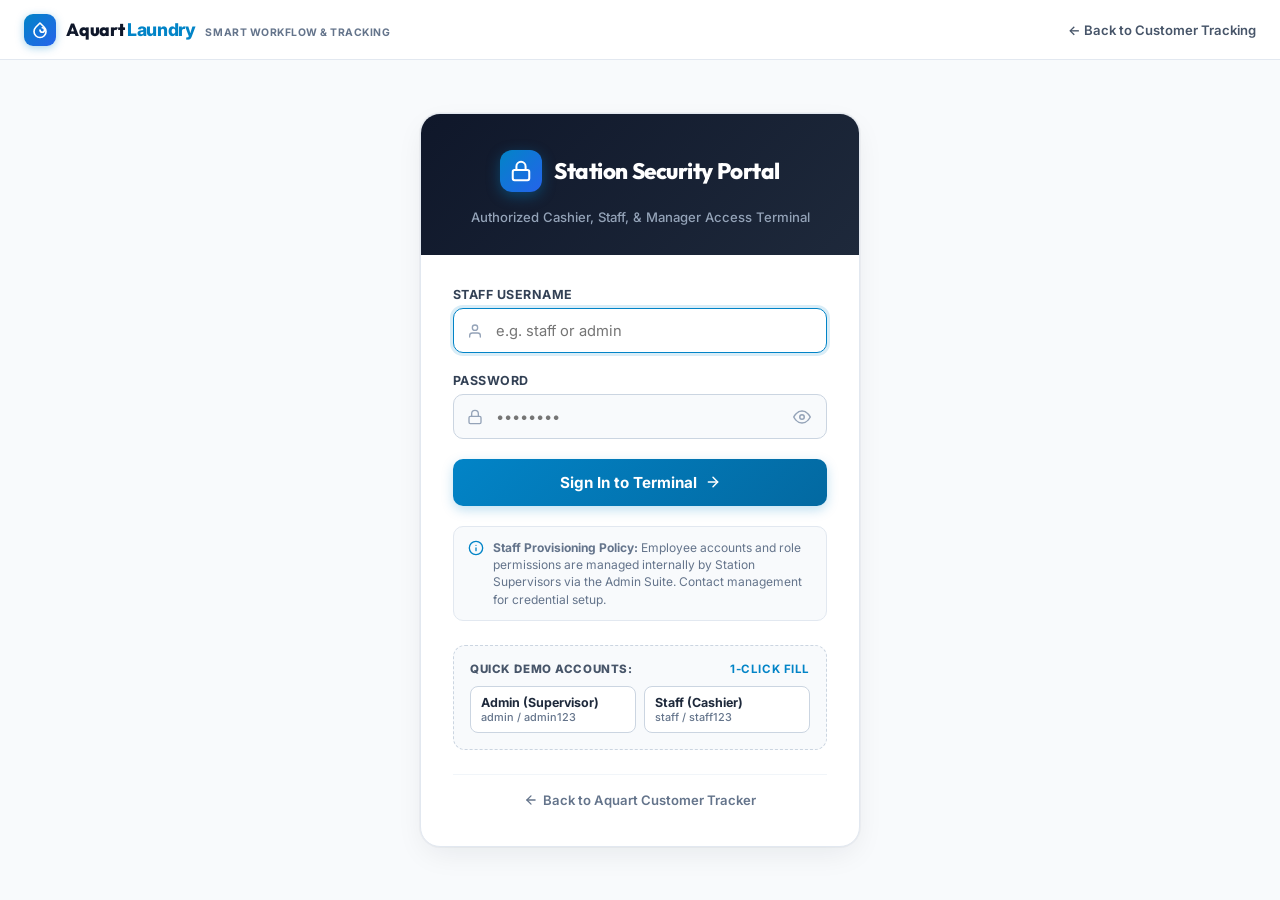
<file: Laundry/login.html>
<!DOCTYPE html>
<html lang="en">
<head>
    <meta charset="UTF-8">
    <meta name="viewport" content="width=device-width, initial-scale=1.0">
    <title>Employee Authentication & Portal Access | Aquart Laundry</title>
    <meta name="description" content="Secure internal login portal for Aquart Laundry cashier staff and station managers.">
    <link rel="preconnect" href="https://fonts.googleapis.com">
    <link rel="preconnect" href="https://fonts.gstatic.com" crossorigin>
    <link href="https://fonts.googleapis.com/css2?family=Inter:wght@400;500;600;700&family=Outfit:wght@500;600;700;800;900&family=Plus+Jakarta+Sans:wght@500;600;700;800&family=Space+Grotesk:wght@500;600;700&display=swap" rel="stylesheet">
    <link rel="stylesheet" href="css/style.css">
    <style>
        body {
            background: #f8fafc;
            min-height: 100vh;
            display: flex;
            flex-direction: column;
            color: #0f172a;
        }

        .auth-container {
            flex: 1;
            display: flex;
            align-items: center;
            justify-content: center;
            padding: 2.5rem 1rem;
            position: relative;
        }

        .auth-card {
            width: 100%;
            max-width: 440px;
            background: #ffffff;
            border-radius: 20px;
            border: 1px solid #e2e8f0;
            box-shadow: 0 10px 30px -5px rgba(15, 23, 42, 0.08), 0 0 0 1px rgba(15, 23, 42, 0.03);
            overflow: hidden;
            animation: authFadeIn 0.35s cubic-bezier(0.16, 1, 0.3, 1);
        }

        @keyframes authFadeIn {
            from { opacity: 0; transform: translateY(12px) scale(0.98); }
            to { opacity: 1; transform: translateY(0) scale(1); }
        }

        .auth-card-header {
            background: linear-gradient(135deg, #0f172a 0%, #1e293b 100%);
            color: white;
            padding: 2.2rem 2rem 1.85rem 2rem;
            text-align: center;
            position: relative;
        }

        .auth-logo-row {
            display: inline-flex;
            align-items: center;
            gap: 0.75rem;
            margin-bottom: 0.75rem;
            text-decoration: none;
        }

        .auth-logo-icon {
            width: 42px;
            height: 42px;
            border-radius: 12px;
            background: linear-gradient(135deg, #0284c7, #2563eb);
            display: flex;
            align-items: center;
            justify-content: center;
            color: white;
            box-shadow: 0 4px 14px rgba(2, 132, 199, 0.4);
        }

        .auth-title {
            font-family: 'Outfit', sans-serif;
            font-size: 1.4rem;
            font-weight: 800;
            letter-spacing: -0.02em;
            color: white;
            margin: 0;
        }

        .auth-subtitle {
            font-size: 0.82rem;
            color: #94a3b8;
            margin-top: 0.35rem;
            font-weight: 500;
        }

        .auth-card-body {
            padding: 2rem 2rem 2.2rem 2rem;
        }

        .auth-form-group {
            margin-bottom: 1.25rem;
        }

        .auth-label {
            display: block;
            font-size: 0.78rem;
            font-weight: 700;
            color: #334155;
            text-transform: uppercase;
            letter-spacing: 0.04em;
            margin-bottom: 0.4rem;
        }

        .auth-input-wrapper {
            position: relative;
            display: flex;
            align-items: center;
        }

        .auth-input-icon {
            position: absolute;
            left: 0.9rem;
            color: #94a3b8;
            pointer-events: none;
            display: flex;
            align-items: center;
        }

        .auth-input {
            width: 100%;
            padding: 0.78rem 1rem 0.78rem 2.6rem;
            font-size: 0.92rem;
            font-family: inherit;
            border: 1.5px solid #cbd5e1;
            border-radius: 10px;
            background: #f8fafc;
            color: #0f172a;
            transition: all 0.2s ease;
            outline: none;
        }

        .auth-input:focus {
            border-color: #0284c7;
            background: #ffffff;
            box-shadow: 0 0 0 3px rgba(2, 132, 199, 0.15);
        }

        .auth-alert-box {
            display: none;
            padding: 0.8rem 1rem;
            border-radius: 10px;
            font-size: 0.82rem;
            font-weight: 600;
            margin-bottom: 1.25rem;
            align-items: center;
            gap: 0.5rem;
            line-height: 1.4;
        }

        .auth-alert-error {
            background: #fef2f2;
            color: #991b1b;
            border: 1px solid #fecaca;
        }

        .auth-alert-success {
            background: #f0fdf4;
            color: #166534;
            border: 1px solid #bbf7d0;
        }

        .auth-alert-info {
            background: #eff6ff;
            color: #1e40af;
            border: 1px solid #bfdbfe;
        }

        .auth-btn-primary {
            width: 100%;
            padding: 0.85rem 1.25rem;
            font-size: 0.95rem;
            font-weight: 700;
            font-family: inherit;
            color: white;
            background: linear-gradient(135deg, #0284c7, #0369a1);
            border: none;
            border-radius: 10px;
            cursor: pointer;
            box-shadow: 0 4px 12px rgba(2, 132, 199, 0.25);
            transition: all 0.2s cubic-bezier(0.16, 1, 0.3, 1);
            display: flex;
            align-items: center;
            justify-content: center;
            gap: 0.5rem;
        }

        .auth-btn-primary:hover {
            background: linear-gradient(135deg, #0369a1, #075985);
            transform: translateY(-1px);
            box-shadow: 0 6px 16px rgba(2, 132, 199, 0.35);
        }

        .auth-btn-primary:active {
            transform: translateY(0);
        }

        .demo-credentials-box {
            margin-top: 1.5rem;
            padding: 1rem;
            background: #f8fafc;
            border: 1px dashed #cbd5e1;
            border-radius: 12px;
            text-align: left;
        }

        .demo-cred-header {
            font-size: 0.72rem;
            font-weight: 800;
            color: #475569;
            text-transform: uppercase;
            letter-spacing: 0.05em;
            display: flex;
            align-items: center;
            justify-content: space-between;
            margin-bottom: 0.6rem;
        }

        .demo-buttons-grid {
            display: grid;
            grid-template-columns: 1fr 1fr;
            gap: 0.5rem;
        }

        .btn-quick-fill {
            background: white;
            border: 1px solid #cbd5e1;
            border-radius: 8px;
            padding: 0.5rem 0.65rem;
            font-size: 0.78rem;
            font-weight: 700;
            color: #1e293b;
            cursor: pointer;
            transition: all 0.15s ease;
            text-align: left;
        }

        .btn-quick-fill:hover {
            border-color: #0284c7;
            background: #f0f9ff;
            color: #0284c7;
        }

        .btn-quick-fill span {
            display: block;
            font-size: 0.68rem;
            color: #64748b;
            font-weight: 500;
        }

        .admin-policy-notice {
            margin-top: 1.25rem;
            padding: 0.75rem 0.9rem;
            background: #f8fafc;
            border-radius: 10px;
            border: 1px solid #e2e8f0;
            display: flex;
            align-items: flex-start;
            gap: 0.55rem;
            font-size: 0.75rem;
            color: #64748b;
            line-height: 1.45;
        }

        .admin-policy-icon {
            color: #0284c7;
            flex-shrink: 0;
            margin-top: 1px;
        }

        .auth-footer-nav {
            margin-top: 1.5rem;
            text-align: center;
            border-top: 1px solid #f1f5f9;
            padding-top: 1rem;
        }

        .auth-back-link {
            font-size: 0.82rem;
            color: #64748b;
            text-decoration: none;
            font-weight: 600;
            display: inline-flex;
            align-items: center;
            gap: 0.35rem;
            transition: color 0.15s ease;
        }

        .auth-back-link:hover {
            color: #0284c7;
        }
    </style>
</head>
<body>

    <!-- Executive Clean Top Header -->
    <header style="background: white; border-bottom: 1px solid #e2e8f0; padding: 0.85rem 1.5rem; display: flex; justify-content: space-between; align-items: center;">
        <a href="index.html" style="display: flex; align-items: center; gap: 0.65rem; text-decoration: none; color: #0f172a;">
            <div style="width: 32px; height: 32px; border-radius: 9px; background: linear-gradient(135deg, #0284c7, #2563eb); display: flex; align-items: center; justify-content: center; color: white; box-shadow: 0 2px 8px rgba(2, 132, 199, 0.35);">
                <svg viewBox="0 0 24 24" width="18" height="18" fill="none" stroke="currentColor" stroke-width="2.2" stroke-linecap="round" stroke-linejoin="round">
                    <path d="M12 2.69l5.66 5.66a8 8 0 1 1-11.31 0z"></path>
                    <path d="M12 12a3 3 0 1 0 3-3"></path>
                </svg>
            </div>
            <div>
                <span style="font-family: 'Outfit', sans-serif; font-weight: 800; font-size: 1.1rem; letter-spacing: -0.02em; color: #0f172a;">Aquart <span style="color: #0284c7;">Laundry</span></span>
                <span style="font-size: 0.65rem; font-weight: 700; color: #64748b; text-transform: uppercase; margin-left: 6px; letter-spacing: 0.05em;">SMART WORKFLOW & TRACKING</span>
            </div>
        </a>
        <a href="index.html" style="font-size: 0.82rem; color: #475569; text-decoration: none; font-weight: 600; display: flex; align-items: center; gap: 0.35rem;">
            ← Back to Customer Tracking
        </a>
    </header>

    <!-- Main Auth Center Area -->
    <main class="auth-container">
        <div class="auth-card">
            
            <!-- Card Header -->
            <div class="auth-card-header">
                <div class="auth-logo-row">
                    <div class="auth-logo-icon">
                        <svg viewBox="0 0 24 24" width="22" height="22" fill="none" stroke="currentColor" stroke-width="2.2" stroke-linecap="round" stroke-linejoin="round">
                            <rect x="3" y="11" width="18" height="11" rx="2" ry="2"></rect>
                            <path d="M7 11V7a5 5 0 0 1 10 0v4"></path>
                        </svg>
                    </div>
                    <h1 class="auth-title">Station Security Portal</h1>
                </div>
                <div class="auth-subtitle">Authorized Cashier, Staff, & Manager Access Terminal</div>
            </div>

            <div class="auth-card-body">
                
                <!-- Feedback Alert Box -->
                <div id="auth-alert" class="auth-alert-box">
                    <span id="auth-alert-msg"></span>
                </div>

                <!-- LOGIN FORM -->
                <div id="pane-auth-login">
                    <form id="form-staff-login" autocomplete="off">
                        <div class="auth-form-group">
                            <label class="auth-label" for="login-username">Staff Username</label>
                            <div class="auth-input-wrapper">
                                <span class="auth-input-icon">
                                    <svg viewBox="0 0 24 24" width="16" height="16" fill="none" stroke="currentColor" stroke-width="2" stroke-linecap="round" stroke-linejoin="round">
                                        <path d="M20 21v-2a4 4 0 0 0-4-4H8a4 4 0 0 0-4 4v2"></path>
                                        <circle cx="12" cy="7" r="4"></circle>
                                    </svg>
                                </span>
                                <input type="text" id="login-username" class="auth-input" placeholder="e.g. staff or admin" required autofocus>
                            </div>
                        </div>

                        <div class="auth-form-group">
                            <label class="auth-label" for="login-password">Password</label>
                            <div class="auth-input-wrapper" style="position: relative;">
                                <span class="auth-input-icon">
                                    <svg viewBox="0 0 24 24" width="16" height="16" fill="none" stroke="currentColor" stroke-width="2" stroke-linecap="round" stroke-linejoin="round">
                                        <rect x="3" y="11" width="18" height="11" rx="2" ry="2"></rect>
                                        <path d="M7 11V7a5 5 0 0 1 10 0v4"></path>
                                    </svg>
                                </span>
                                <input type="password" id="login-password" class="auth-input" placeholder="••••••••" required style="padding-right: 2.8rem;">
                                <button type="button" id="btn-toggle-password" style="position: absolute; right: 0.75rem; top: 50%; transform: translateY(-50%); background: transparent; border: none; cursor: pointer; color: #94a3b8; display: flex; align-items: center; justify-content: center; padding: 4px; border-radius: 4px;" title="Show or hide password">
                                    <svg id="icon-eye-show" viewBox="0 0 24 24" width="18" height="18" fill="none" stroke="currentColor" stroke-width="2" stroke-linecap="round" stroke-linejoin="round">
                                        <path d="M1 12s4-8 11-8 11 8 11 8-4 8-11 8-11-8-11-8z"></path>
                                        <circle cx="12" cy="12" r="3"></circle>
                                    </svg>
                                    <svg id="icon-eye-hide" viewBox="0 0 24 24" width="18" height="18" fill="none" stroke="currentColor" stroke-width="2" stroke-linecap="round" stroke-linejoin="round" style="display: none;">
                                        <path d="M17.94 17.94A10.07 10.07 0 0 1 12 20c-7 0-11-8-11-8a18.45 18.45 0 0 1 5.06-5.94M9.9 4.24A9.12 9.12 0 0 1 12 4c7 0 11 8 11 8a18.5 18.5 0 0 1-2.16 3.19m-6.72-1.07a3 3 0 1 1-4.24-4.24"></path>
                                        <line x1="1" y1="1" x2="23" y2="23"></line>
                                    </svg>
                                </button>
                            </div>
                        </div>

                        <button type="submit" id="btn-submit-login" class="auth-btn-primary">
                            <span>Sign In to Terminal</span>
                            <svg viewBox="0 0 24 24" width="16" height="16" fill="none" stroke="currentColor" stroke-width="2.2" stroke-linecap="round" stroke-linejoin="round">
                                <line x1="5" y1="12" x2="19" y2="12"></line>
                                <polyline points="12 5 19 12 12 19"></polyline>
                            </svg>
                        </button>
                    </form>

                    <!-- Administrative Provisioning Notice -->
                    <div class="admin-policy-notice">
                        <div class="admin-policy-icon">
                            <svg viewBox="0 0 24 24" width="16" height="16" fill="none" stroke="currentColor" stroke-width="2" stroke-linecap="round" stroke-linejoin="round">
                                <circle cx="12" cy="12" r="10"></circle>
                                <line x1="12" y1="16" x2="12" y2="12"></line>
                                <line x1="12" y1="8" x2="12.01" y2="8"></line>
                            </svg>
                        </div>
                        <div>
                            <strong>Staff Provisioning Policy:</strong> Employee accounts and role permissions are managed internally by Station Supervisors via the Admin Suite. Contact management for credential setup.
                        </div>
                    </div>

                    <!-- One-Click Demo Credentials Quick Fill -->
                    <div class="demo-credentials-box">
                        <div class="demo-cred-header">
                            <span>Quick Demo Accounts:</span>
                            <span style="color: #0284c7; font-weight: 700;">1-Click Fill</span>
                        </div>
                        <div class="demo-buttons-grid">
                            <button type="button" class="btn-quick-fill" onclick="fillCredentials('admin', 'admin123')">
                                <div>Admin (Supervisor)</div>
                                <span>admin / admin123</span>
                            </button>
                            <button type="button" class="btn-quick-fill" onclick="fillCredentials('staff', 'staff123')">
                                <div>Staff (Cashier)</div>
                                <span>staff / staff123</span>
                            </button>
                        </div>
                    </div>
                </div>

                <div class="auth-footer-nav">
                    <a href="index.html" class="auth-back-link">
                        <svg viewBox="0 0 24 24" width="14" height="14" fill="none" stroke="currentColor" stroke-width="2.2" stroke-linecap="round" stroke-linejoin="round">
                            <line x1="19" y1="12" x2="5" y2="12"></line>
                            <polyline points="12 19 5 12 12 5"></polyline>
                        </svg>
                        <span>Back to Aquart Customer Tracker</span>
                    </a>
                </div>

            </div>
        </div>
    </main>

    <!-- Core Store Logic -->
    <script src="js/store.js"></script>
    <script>
        document.addEventListener('DOMContentLoaded', function () {
            LaundryStore.init();

            // Check URL query parameters for redirection or reason
            const urlParams = new URLSearchParams(window.location.search);
            const reason = urlParams.get('reason');
            if (reason === 'login_required') {
                showAlert('Staff Authentication Required: Please sign in with your credentials to access operations.', 'info');
            }

            // If already logged in, show current session banner
            const currentUser = LaundryStore.getCurrentUser();
            if (currentUser) {
                showAlert(`Currently signed in as: <strong>${currentUser.fullName}</strong> (${currentUser.role.toUpperCase()}). You can continue or switch accounts.`, 'info');
            }

            // Init Show / Hide Password Toggle
            const togglePwBtn = document.getElementById('btn-toggle-password');
            const pwInput = document.getElementById('login-password');
            const eyeShow = document.getElementById('icon-eye-show');
            const eyeHide = document.getElementById('icon-eye-hide');

            if (togglePwBtn && pwInput) {
                togglePwBtn.addEventListener('click', () => {
                    const isPw = pwInput.type === 'password';
                    pwInput.type = isPw ? 'text' : 'password';
                    if (eyeShow) eyeShow.style.display = isPw ? 'none' : 'block';
                    if (eyeHide) eyeHide.style.display = isPw ? 'block' : 'none';
                    togglePwBtn.title = isPw ? 'Hide password' : 'Show password';
                });
            }

            // Init Login Form
            const loginForm = document.getElementById('form-staff-login');
            loginForm.addEventListener('submit', function (e) {
                e.preventDefault();
                const u = document.getElementById('login-username').value.trim();
                const p = document.getElementById('login-password').value;

                const result = LaundryStore.login(u, p);
                if (result.success) {
                    showAlert(`Welcome back, ${result.user.fullName}! Redirecting to terminal...`, 'success');
                    
                    const redirect = urlParams.get('redirect');
                    setTimeout(() => {
                        if (redirect && redirect.endsWith('.html')) {
                            window.location.replace(redirect);
                        } else {
                            window.location.replace(result.user.role === 'admin' ? 'admin.html' : 'staff.html');
                        }
                    }, 400);
                } else {
                    showAlert(result.message, 'error');
                }
            });
        });

        function fillCredentials(user, pass) {
            document.getElementById('login-username').value = user;
            document.getElementById('login-password').value = pass;
            showAlert(`Loaded demo credentials for <strong>${user.toUpperCase()}</strong>. Click "Sign In" to proceed.`, 'info');
        }

        function showAlert(msg, type = 'error') {
            const alertBox = document.getElementById('auth-alert');
            const msgSpan = document.getElementById('auth-alert-msg');
            alertBox.className = `auth-alert-box auth-alert-${type}`;
            msgSpan.innerHTML = msg;
            alertBox.style.display = 'flex';
        }

        function clearAlert() {
            const alertBox = document.getElementById('auth-alert');
            alertBox.style.display = 'none';
        }
    </script>
</body>
</html>
</file>
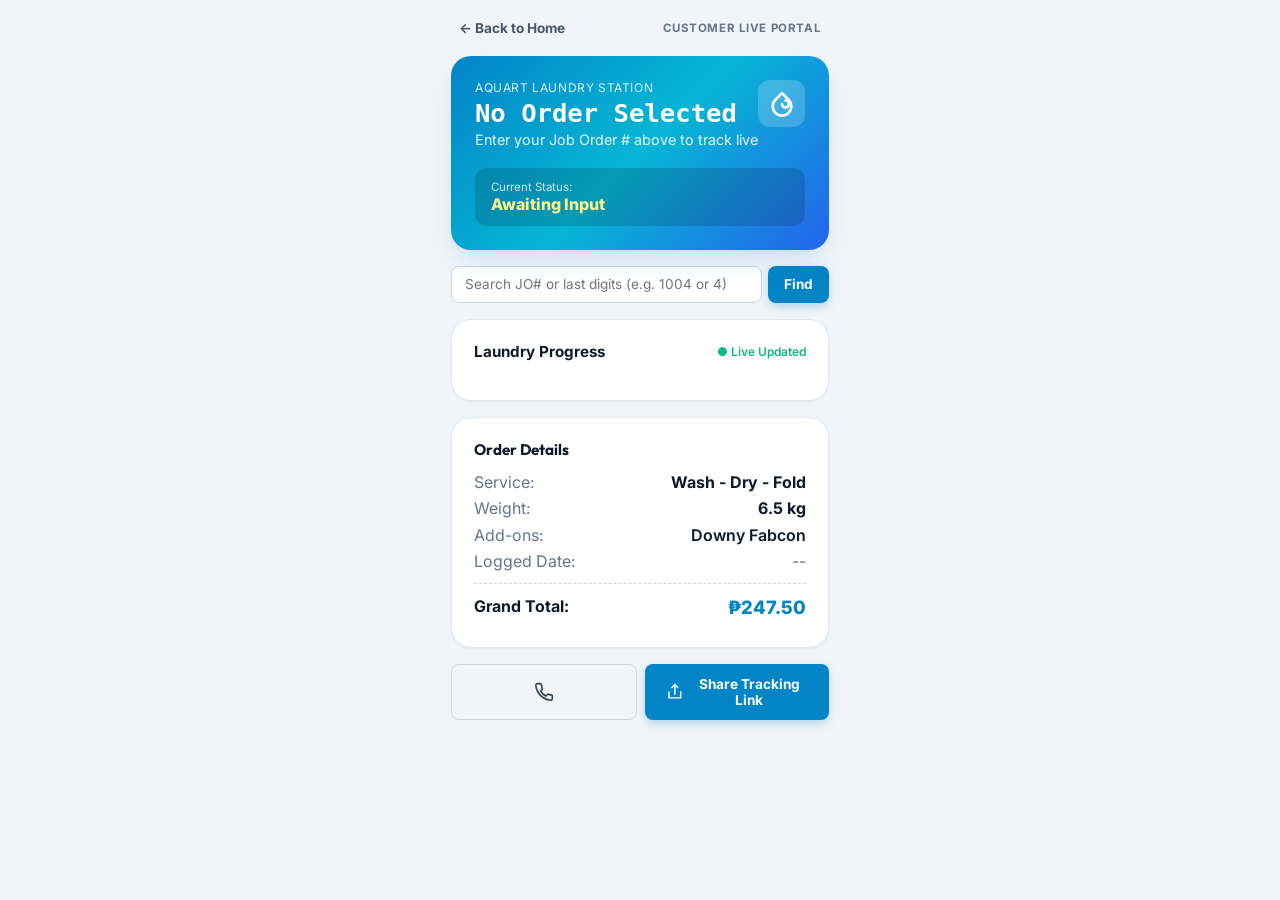
<file: Laundry/tracker.html>
<!DOCTYPE html>
<html lang="en">
<head>
    <meta charset="UTF-8">
    <meta name="viewport" content="width=device-width, initial-scale=1.0">
    <title>Customer Mobile Order Tracker | Aquart Laundry</title>
    <meta name="description" content="Mobile real-time laundry progress tracker for Aquart Laundry customers.">
    <link rel="preconnect" href="https://fonts.googleapis.com">
    <link rel="preconnect" href="https://fonts.gstatic.com" crossorigin>
    <link href="https://fonts.googleapis.com/css2?family=Inter:wght@400;500;600;700&family=Outfit:wght@500;600;700;800;900&family=Plus+Jakarta+Sans:wght@400;500;600;700;800&family=Space+Grotesk:wght@500;600;700&display=swap" rel="stylesheet">
    <link rel="stylesheet" href="css/style.css">
    <style>
        body {
            background: #f1f5f9;
        }
        .mobile-tracker-container {
            max-width: 480px;
            margin: 0 auto;
            padding: 1rem;
            min-height: 100vh;
        }
        .mobile-header-card {
            background: var(--primary-gradient);
            color: white;
            border-radius: var(--radius-lg);
            padding: 1.5rem;
            box-shadow: var(--shadow-lg);
            margin-bottom: 1rem;
            position: relative;
            overflow: hidden;
        }
        .mobile-card {
            background: white;
            border-radius: var(--radius-lg);
            padding: 1.4rem;
            box-shadow: var(--shadow-sm);
            margin-bottom: 1rem;
            border: 1px solid #e2e8f0;
        }
    </style>
</head>
<body>

    <div class="mobile-tracker-container">
        <!-- Top App Bar -->
        <div style="display: flex; justify-content: space-between; align-items: center; margin-bottom: 1rem; padding: 0.25rem 0.5rem;">
            <a href="index.html" style="text-decoration: none; color: #475569; font-weight: 700; font-size: 0.85rem; display: flex; align-items: center; gap: 0.35rem;">
                ← Back to Home
            </a>
            <div style="font-size: 0.72rem; color: #64748b; font-weight: 700; letter-spacing: 0.05em; text-transform: uppercase;">
                Customer Live Portal
            </div>
        </div>

        <!-- Mobile Header Card -->
        <div class="mobile-header-card">
            <div style="display: flex; justify-content: space-between; align-items: flex-start;">
                <div>
                    <div style="font-size: 0.75rem; text-transform: uppercase; letter-spacing: 0.05em; opacity: 0.85;">Aquart Laundry Station</div>
                    <div style="font-size: 1.6rem; font-weight: 800; font-family: monospace; margin: 0.2rem 0;" id="m-jo-title">JO-2026-1081</div>
                    <div style="font-size: 0.9rem; opacity: 0.9;" id="m-cust-name">Maria Santos</div>
                </div>
                <div style="background: rgba(255,255,255,0.2); padding: 0.6rem; border-radius: 12px; display: flex; align-items: center; justify-content: center;">
                    <svg viewBox="0 0 24 24" width="28" height="28" fill="none" stroke="white" stroke-width="2.2" stroke-linecap="round" stroke-linejoin="round">
                        <path d="M12 2.69l5.66 5.66a8 8 0 1 1-11.31 0z"></path>
                        <path d="M12 12a3 3 0 1 0 3-3"></path>
                    </svg>
                </div>
            </div>

            <div style="margin-top: 1.2rem; display: flex; justify-content: space-between; align-items: center; background: rgba(0,0,0,0.15); padding: 0.75rem 1rem; border-radius: 12px;">
                <div>
                    <div style="font-size: 0.72rem; opacity: 0.8;">Current Status:</div>
                    <div id="m-status-text" style="font-size: 1rem; font-weight: 800; color: #fef08a;">Ready for Pickup</div>
                </div>
                <div id="m-pay-badge" class="badge-paid">PAID</div>
            </div>
        </div>

        <!-- Quick Switcher Bar on Phone -->
        <div style="display: flex; gap: 0.4rem; margin-bottom: 1rem;">
            <input type="text" id="m-search-input" class="form-control" placeholder="Search JO# or last digits (e.g. 1004 or 4)" style="font-size: 0.85rem; padding: 0.6rem 0.8rem;">
            <button type="button" id="m-btn-search" class="btn btn-primary" style="padding: 0 1rem; font-size: 0.85rem;">Find</button>
        </div>

        <!-- Realtime Steps Card -->
        <div class="mobile-card">
            <h3 style="font-size: 0.95rem; font-weight: 700; color: #0f172a; margin-bottom: 1rem; display: flex; align-items: center; justify-content: space-between;">
                <span>Laundry Progress</span>
                <span id="m-refresh-indicator" style="font-size: 0.75rem; color: #10b981; font-weight: 600;">● Live Updated</span>
            </h3>

            <!-- Vertical Stepper for Phone Browsers -->
            <div id="m-stepper-list" style="display: flex; flex-direction: column; gap: 1rem;">
                <!-- Generated by JS -->
            </div>
        </div>

        <!-- Order Summary Card -->
        <div class="mobile-card">
            <h3 style="font-size: 0.95rem; font-weight: 700; color: #0f172a; margin-bottom: 0.8rem;">Order Details</h3>
            <div class="receipt-row">
                <span style="color: #64748b;">Service:</span>
                <strong id="m-service">Wash - Dry - Fold</strong>
            </div>
            <div class="receipt-row">
                <span style="color: #64748b;">Weight:</span>
                <strong id="m-weight">6.5 kg</strong>
            </div>
            <div class="receipt-row">
                <span style="color: #64748b;">Add-ons:</span>
                <span id="m-addons" style="color: #0f172a; font-weight: 600;">Downy Fabcon</span>
            </div>
            <div class="receipt-row">
                <span style="color: #64748b;">Logged Date:</span>
                <span id="m-date" style="color: #64748b;">--</span>
            </div>
            <div class="receipt-row" id="m-slot-row" style="display: none;">
                <span style="color: #64748b;">Drop-off Slot:</span>
                <strong id="m-slot" style="color: #b45309;">--</strong>
            </div>
            <div class="receipt-divider"></div>
            <div class="receipt-row">
                <span style="font-weight: 700; color: #0f172a;">Grand Total:</span>
                <span id="m-total" style="font-weight: 800; font-size: 1.15rem; color: var(--primary);">₱247.50</span>
            </div>
        </div>

        <!-- Post-Service Feedback Rating Callout Card (Appears if Order is Completed) -->
        <div id="m-feedback-card" class="mobile-card" style="display: none; background: #ecfdf5; border: 1.5px solid #6ee7b7;">
            <div style="display: flex; align-items: center; justify-content: space-between; margin-bottom: 0.5rem;">
                <span style="font-size: 0.72rem; font-weight: 800; color: #047857; text-transform: uppercase; letter-spacing: 0.05em;">Rate Your Experience</span>
                <svg viewBox="0 0 24 24" width="20" height="20" fill="none" stroke="currentColor" stroke-width="2" stroke-linecap="round" stroke-linejoin="round"><path d="M12 2l2.09 6.26L20 9l-5 3.64L16.18 19 12 15.27 7.82 19 9 12.64 4 9l5.91-.74L12 2z"></path></svg>
            </div>
            <h4 style="font-size: 1rem; font-weight: 800; color: #064e3b; margin-bottom: 0.3rem;">How was your laundry service?</h4>
            <p style="font-size: 0.8rem; color: #065f46; margin-bottom: 0.8rem;">Your clothes are claimed and completed! Please take 5 seconds to rate our wash quality and service.</p>
            <button type="button" id="m-btn-open-feedback" class="btn btn-primary btn-block" style="background: linear-gradient(135deg, #059669, #10b981); border: none; font-size: 0.85rem; font-weight: 800; padding: 0.65rem; border-radius: 10px; display: flex; align-items: center; justify-content: center; gap: 0.4rem;">
                <svg viewBox="0 0 24 24" width="16" height="16" fill="currentColor"><polygon points="12 2 15.09 8.26 22 9.27 17 14.14 18.18 21.02 12 17.77 5.82 21.02 7 14.14 2 9.27 8.91 8.26 12 2"></polygon></svg>
                <span>Leave Service Rating / Feedback</span>
            </button>
            <div id="m-feedback-done-badge" style="display: none; text-align: center; color: #047857; font-size: 0.82rem; font-weight: 700; padding: 0.4rem; background: #d1fae5; border-radius: 8px;">
                ✓ You already submitted feedback for this order. Thank you!
            </div>
        </div>

        <!-- Phone Action Bar -->
        <div style="display: flex; gap: 0.5rem; margin-bottom: 2rem;">
            <a href="tel:09178923412" class="btn btn-outline btn-block" style="text-decoration: none; font-size: 0.85rem;">
                <svg viewBox="0 0 24 24" width="20" height="20" fill="none" stroke="currentColor" stroke-width="2" stroke-linecap="round" stroke-linejoin="round"><path d="M22 16.92v3a2 2 0 0 1-2.18 2 19.86 19.86 0 0 1-8.63-3.07 19.5 19.5 0 0 1-6-6 19.86 19.86 0 0 1-3.07-8.63A2 2 0 0 1 4.11 2h3a2 2 0 0 1 2 1.72c.13 1.21.37 2.39.72 3.53a2 2 0 0 1-.45 2.11L8.09 10.91a16.06 16.06 0 0 0 6 6l1.61-1.61a2 2 0 0 1 2.11-.45c1.14.35 2.32.59 3.53.72A2 2 0 0 1 22 16.92z"/></svg>
            </a>
            <button type="button" id="m-btn-share" class="btn btn-primary btn-block" style="font-size: 0.85rem;"><svg viewBox="0 0 24 24" width="20" height="20" fill="none" stroke="currentColor" stroke-width="2" stroke-linecap="round" stroke-linejoin="round"><path d="M4 12v8h16v-8"/><polyline points="16 6 12 2 8 6"/><line x1="12" y1="2" x2="12" y2="15"/></svg> Share Tracking Link</button>
        </div>
    </div>

    <!-- Mobile Feedback Modal -->
    <div id="m-feedback-modal" class="modal-overlay">
        <div class="modal-dialog" style="max-width: 440px;">
            <div class="modal-header" style="background: linear-gradient(135deg, #059669, #10b981); color: white; border-radius: 18px 18px 0 0; padding: 1.1rem 1.4rem;">
                <div style="display: flex; align-items: center; gap: 0.6rem;">
                    <div style="font-size: 1.2rem;"><svg viewBox="0 0 24 24" width="20" height="20" fill="none" stroke="currentColor" stroke-width="2" stroke-linecap="round" stroke-linejoin="round"><polygon points="12 2 15 8 22 9 17 14 19 21 12 17 5 21 7 14 2 9 9 8 12 2"/></svg></div>
                    <div>
                        <h3 style="font-size: 1.15rem; font-weight: 800; color: white;">Rate Your Service</h3>
                        <div style="font-size: 0.72rem; opacity: 0.95;">Aquart Customer Feedback</div>
                    </div>
                </div>
                <button type="button" id="btn-close-m-feedback" class="modal-close-btn" style="color: white; opacity: 0.85;">&times;</button>
            </div>

            <div class="modal-body" style="padding: 1.4rem;">
                <div id="m-feedback-form-wrap">
                    <div style="text-align: center; margin-bottom: 1rem;">
                        <span style="font-size: 0.75rem; text-transform: uppercase; letter-spacing: 0.05em; color: #64748b; font-weight: 700;">Completed Job Order</span>
                        <div id="m-feedback-jo" style="font-size: 1.45rem; font-weight: 800; font-family: monospace; color: #059669;">JO-2026-1081</div>
                    </div>

                    <form id="m-rating-form">
                        <div style="margin-bottom: 1rem; text-align: center;">
                            <label style="display: block; font-size: 0.85rem; font-weight: 700; color: #1e293b; margin-bottom: 0.4rem;">Tap stars to rate:</label>
                            <div class="star-rating-selector" id="m-star-selector" style="display: inline-flex; gap: 0.4rem; font-size: 2rem; cursor: pointer;">
                                <span class="m-star-item active" data-rating="1">★</span>
                                <span class="m-star-item active" data-rating="2">★</span>
                                <span class="m-star-item active" data-rating="3">★</span>
                                <span class="m-star-item active" data-rating="4">★</span>
                                <span class="m-star-item active" data-rating="5">★</span>
                            </div>
                            <input type="hidden" id="m-feedback-rating-val" value="5">
                            <div id="m-feedback-rating-desc" style="font-size: 0.8rem; font-weight: 800; color: #059669; margin-top: 4px;">5 Stars - Spotless & Excellent!</div>
                        </div>

                        <div style="margin-bottom: 1rem;">
                            <label for="m-feedback-text" style="display: block; font-size: 0.82rem; font-weight: 700; color: #1e293b; margin-bottom: 0.35rem;">Comments (Optional):</label>
                            <textarea id="m-feedback-text" rows="3" class="reserve-input" placeholder="How was the fold, scent, and speed?" style="font-size: 0.85rem; width: 100%; box-sizing: border-box;"></textarea>
                        </div>

                        <button type="submit" class="btn btn-primary btn-block" style="background: linear-gradient(135deg, #059669, #10b981); border: none; padding: 0.75rem; font-size: 0.95rem; font-weight: 800; border-radius: 12px;">
                            Submit Feedback
                        </button>
                    </form>
                </div>

                <div id="m-feedback-thankyou" style="display: none; text-align: center; padding: 1.5rem 0.5rem;">
                    <div style="font-size: 3rem; margin-bottom: 0.5rem;">🎉</div>
                    <h4 style="font-size: 1.2rem; font-weight: 800; color: #065f46; margin-bottom: 0.4rem;">Salamat Kaayo!</h4>
                    <p style="font-size: 0.85rem; color: #475569; line-height: 1.45; margin-bottom: 1.2rem;">
                        Your rating has been received. Have a wonderful day!
                    </p>
                    <button type="button" id="btn-close-m-thankyou" class="btn btn-outline btn-sm" style="border-radius: 9999px; padding: 0.45rem 1.4rem;">
                        Done
                    </button>
                </div>
            </div>
        </div>
    </div>

    <!-- Scripts -->
    <script src="js/store.js"></script>
    <script>
        document.addEventListener('DOMContentLoaded', function () {
            LaundryStore.init();

            const urlParams = new URLSearchParams(window.location.search);
            const currentJo = urlParams.get('jo') || '';

            if (currentJo) {
                renderMobileTracker(currentJo);
            } else {
                const latest = (LaundryStore.getOrders() || [])[0];
                if (latest) {
                    renderMobileTracker(latest.id);
                } else {
                    renderMobileTracker('');
                }
            }

            const mSearchBtn = document.getElementById('m-btn-search');
            const mSearchInput = document.getElementById('m-search-input');

            if (mSearchBtn) {
                mSearchBtn.addEventListener('click', () => {
                    const val = mSearchInput ? mSearchInput.value.trim() : '';
                    if (val) {
                        renderMobileTracker(val);
                        const newUrl = new URL(window.location.href);
                        newUrl.searchParams.set('jo', val.toUpperCase());
                        window.history.replaceState({}, '', newUrl);
                    }
                });
            }

            if (mSearchInput) {
                mSearchInput.addEventListener('keydown', (e) => {
                    if (e.key === 'Enter') {
                        e.preventDefault();
                        if (mSearchBtn) mSearchBtn.click();
                    }
                });
            }

            document.getElementById('m-btn-share').addEventListener('click', () => {
                const titleJo = document.getElementById('m-jo-title')?.innerText || 'Order';
                if (navigator.share) {
                    navigator.share({
                        title: 'Aquart Laundry Tracker',
                        text: `Track my laundry order (${titleJo}) live on Aquart Laundry!`,
                        url: window.location.href
                    }).catch(() => {});
                } else if (navigator.clipboard) {
                    navigator.clipboard.writeText(window.location.href);
                    alert('Tracking link copied to clipboard!');
                }
            });

            // Live Instant Real-time Bus
            if (window.AquartRealtimeBus) {
                window.AquartRealtimeBus.on((msg) => {
                    const jo = document.getElementById('m-jo-title')?.innerText;
                    if (jo && !jo.includes(' ')) {
                        if (msg.payload?.order && msg.payload.order.id.toUpperCase() === jo.toUpperCase()) {
                            renderMobileTracker(jo);
                        }
                    }
                    if (msg.type === 'SYSTEM_RESET') {
                        renderMobileTracker('');
                    }
                });
            }

            // Live reactivity fallback
            window.addEventListener('storage', () => {
                const jo = document.getElementById('m-jo-title').innerText;
                if (jo && !jo.includes(' ')) renderMobileTracker(jo);
            });

            window.addEventListener('freshwave_order_updated', (e) => {
                const jo = document.getElementById('m-jo-title').innerText;
                if (e.detail && e.detail.order && e.detail.order.id.toUpperCase() === jo.toUpperCase()) {
                    renderMobileTracker(jo);
                }
            });
        });

        function renderMobileTracker(joId) {
            if (!joId) {
                document.getElementById('m-jo-title').innerText = 'No Order Selected';
                document.getElementById('m-cust-name').innerText = 'Enter your Job Order # above to track live';
                document.getElementById('m-status-text').innerText = 'Awaiting Input';
                const pBadge = document.getElementById('m-pay-badge');
                if (pBadge) pBadge.style.display = 'none';
                return;
            }

            const order = LaundryStore.getOrderById(joId);
            if (!order) {
                document.getElementById('m-jo-title').innerText = joId.toUpperCase();
                document.getElementById('m-cust-name').innerText = 'Order not found. Please verify Job Order reference.';
                document.getElementById('m-status-text').innerText = 'Not Found';
                const pBadge = document.getElementById('m-pay-badge');
                if (pBadge) pBadge.style.display = 'none';
                return;
            }

            const pBadge = document.getElementById('m-pay-badge');
            if (pBadge) pBadge.style.display = 'inline-block';

            document.getElementById('m-jo-title').innerText = order.id;
            document.getElementById('m-cust-name').innerText = order.customerName;
            document.getElementById('m-service').innerText = order.serviceName;
            document.getElementById('m-weight').innerText = `${order.weight} kg`;
            document.getElementById('m-total').innerText = `₱${order.totalAmount.toFixed(2)}`;
            document.getElementById('m-date').innerText = new Date(order.createdAt).toLocaleDateString('en-PH', { month: 'short', day: 'numeric', hour: '2-digit', minute: '2-digit' });

            const addonsElem = document.getElementById('m-addons');
            if (order.addOns && order.addOns.length > 0) {
                addonsElem.innerText = order.addOns.map(a => ADD_ONS[a]?.name || a).join(', ');
            } else {
                addonsElem.innerText = 'None';
            }

            // Drop-off Slot
            const slotRow = document.getElementById('m-slot-row');
            if (slotRow) {
                if (order.dropOffSlot) {
                    slotRow.style.display = 'flex';
                    document.getElementById('m-slot').innerText = `${order.dropOffDate || ''} (${order.dropOffSlot})`;
                } else {
                    slotRow.style.display = 'none';
                }
            }

            // Pay badge
            const payBadge = document.getElementById('m-pay-badge');
            if (order.paymentStatus === 'paid') {
                payBadge.className = 'badge-paid';
                payBadge.innerText = 'PAID';
            } else {
                payBadge.className = 'badge-unpaid';
                payBadge.innerText = `UNPAID ₱${order.totalAmount.toFixed(2)}`;
            }

            // Current status
            const sDef = ORDER_STATUSES.find(s => s.key === order.status) || ORDER_STATUSES[0];
            document.getElementById('m-status-text').innerText = `${sDef.icon} ${sDef.label}`;

            // Vertical Stepper
            const statusIdx = ORDER_STATUSES.findIndex(s => s.key === order.status);
            const stepperContainer = document.getElementById('m-stepper-list');
            stepperContainer.innerHTML = '';

            ORDER_STATUSES.forEach((st, idx) => {
                const isPassed = idx < statusIdx;
                const isCurrent = idx === statusIdx;

                const stepDiv = document.createElement('div');
                stepDiv.style.cssText = `
                    display: flex;
                    align-items: center;
                    gap: 1rem;
                    padding: 0.6rem 0.8rem;
                    border-radius: 10px;
                    background: ${isCurrent ? '#f0fdf4' : (isPassed ? '#f8fafc' : 'transparent')};
                    border: 1px solid ${isCurrent ? '#86efac' : (isPassed ? '#e2e8f0' : 'transparent')};
                `;

                const circleColor = isPassed ? '#10b981' : (isCurrent ? '#0284c7' : '#cbd5e1');
                const textColor = isPassed ? '#0f172a' : (isCurrent ? '#0369a1' : '#94a3b8');

                stepDiv.innerHTML = `
                    <div style="width: 34px; height: 34px; border-radius: 50%; background: ${circleColor}; color: white; display: flex; align-items: center; justify-content: center; font-size: 0.95rem; flex-shrink: 0;">
                        ${isPassed ? '✓' : st.icon}
                    </div>
                    <div style="flex: 1;">
                        <div style="font-size: 0.88rem; font-weight: 700; color: ${textColor};">
                            ${st.label} ${isCurrent ? '<span style="font-size: 0.7rem; background: #0284c7; color: white; padding: 2px 6px; border-radius: 10px; margin-left: 6px;">CURRENT</span>' : ''}
                        </div>
                        <div style="font-size: 0.75rem; color: #64748b;">${st.sublabel || ''}</div>
                    </div>
                `;

                stepperContainer.appendChild(stepDiv);
            });

            // Post-Service Customer Feedback Visibility
            checkMobileFeedbackState(order);
        }

        // Feedback Logic for Mobile Tracker
        function checkMobileFeedbackState(order) {
            const feedbackCard = document.getElementById('m-feedback-card');
            const openFeedbackBtn = document.getElementById('m-btn-open-feedback');
            const doneBadge = document.getElementById('m-feedback-done-badge');
            const modal = document.getElementById('m-feedback-modal');
            const joDisplay = document.getElementById('m-feedback-jo');

            if (!feedbackCard || !order) return;

            if (order.status === 'completed') {
                feedbackCard.style.display = 'block';
                const hasDone = LaundryStore.hasSubmittedFeedback(order.id);
                if (hasDone) {
                    if (openFeedbackBtn) openFeedbackBtn.style.display = 'none';
                    if (doneBadge) doneBadge.style.display = 'block';
                } else {
                    if (openFeedbackBtn) openFeedbackBtn.style.display = 'block';
                    if (doneBadge) doneBadge.style.display = 'none';
                }

                if (joDisplay) joDisplay.innerText = order.id;
            } else {
                feedbackCard.style.display = 'none';
                if (modal) modal.classList.remove('active');
            }
        }

        // Initialize Feedback Modal Events
        (function initMobileFeedbackEvents() {
            const modal = document.getElementById('m-feedback-modal');
            const openBtn = document.getElementById('m-btn-open-feedback');
            const closeBtn = document.getElementById('btn-close-m-feedback');
            const thankCloseBtn = document.getElementById('btn-close-m-thankyou');
            const ratingForm = document.getElementById('m-rating-form');
            const ratingInput = document.getElementById('m-feedback-rating-val');
            const ratingDesc = document.getElementById('m-feedback-rating-desc');
            const formWrap = document.getElementById('m-feedback-form-wrap');
            const thankyouWrap = document.getElementById('m-feedback-thankyou');
            const starItems = document.querySelectorAll('#m-star-selector .m-star-item');

            const ratingLabels = {
                1: '1 Star - Needs Improvement',
                2: '2 Stars - Fair Service',
                3: '3 Stars - Satisfactory',
                4: '4 Stars - Very Good & Fresh!',
                5: '5 Stars - Spotless & Excellent!'
            };

            if (openBtn) {
                openBtn.addEventListener('click', () => {
                    const jo = document.getElementById('m-jo-title')?.innerText.trim();
                    if (!jo || jo === 'No Order Selected') return;
                    if (formWrap) formWrap.style.display = 'block';
                    if (thankyouWrap) thankyouWrap.style.display = 'none';
                    if (modal) modal.classList.add('active');
                });
            }

            if (closeBtn) closeBtn.addEventListener('click', () => modal?.classList.remove('active'));
            if (thankCloseBtn) thankCloseBtn.addEventListener('click', () => modal?.classList.remove('active'));

            starItems.forEach(star => {
                star.addEventListener('click', function () {
                    const r = parseInt(this.getAttribute('data-rating'), 10) || 5;
                    if (ratingInput) ratingInput.value = r;
                    if (ratingDesc) ratingDesc.innerText = ratingLabels[r] || `${r} Stars`;

                    starItems.forEach(s => {
                        const sVal = parseInt(s.getAttribute('data-rating'), 10);
                        if (sVal <= r) {
                            s.classList.add('active');
                            s.style.color = '#f59e0b';
                        } else {
                            s.classList.remove('active');
                            s.style.color = '#cbd5e1';
                        }
                    });

                    if (window.LaundryStore && LaundryStore.playAudioChime) {
                        LaundryStore.playAudioChime('tap');
                    }
                });
            });

            if (ratingForm) {
                ratingForm.addEventListener('submit', function (e) {
                    e.preventDefault();
                    const jo = document.getElementById('m-feedback-jo')?.innerText.trim() || document.getElementById('m-jo-title')?.innerText.trim();
                    const order = LaundryStore.getOrderById(jo);
                    const rating = parseInt(ratingInput?.value, 10) || 5;
                    const comment = document.getElementById('m-feedback-text')?.value.trim();

                    LaundryStore.saveFeedback({
                        orderId: jo,
                        customerName: order ? order.customerName : 'Customer',
                        customerPhone: order ? order.customerPhone : '',
                        serviceName: order ? order.serviceName : 'Laundry Service',
                        rating: rating,
                        comment: comment
                    });

                    if (window.LaundryStore && LaundryStore.playAudioChime) {
                        LaundryStore.playAudioChime('ready');
                    }

                    if (formWrap) formWrap.style.display = 'none';
                    if (thankyouWrap) thankyouWrap.style.display = 'block';

                    const openFeedbackBtn = document.getElementById('m-btn-open-feedback');
                    const doneBadge = document.getElementById('m-feedback-done-badge');
                    if (openFeedbackBtn) openFeedbackBtn.style.display = 'none';
                    if (doneBadge) doneBadge.style.display = 'block';
                });
            }
        })();
    </script>
</body>
</html>
</file>
<file: Laundry/css/style.css>
/* FreshWave Laundry Station - Modern Aesthetic CSS Design System */
@import url('https://fonts.googleapis.com/css2?family=Inter:wght@400;500;600;700&family=Outfit:wght@500;600;700;800;900&family=Plus+Jakarta+Sans:wght@400;500;600;700;800&family=Space+Grotesk:wght@500;600;700&display=swap');

:root {
    /* Brand & Accent Tokens */
    --primary: #0284c7;
    --primary-hover: #0369a1;
    --primary-light: #e0f2fe;
    --primary-gradient: linear-gradient(135deg, #0284c7 0%, #06b6d4 50%, #2563eb 100%);
    --surface-gradient: linear-gradient(180deg, #f0f9ff 0%, #f8fafc 100%);
    --wave-gradient: linear-gradient(135deg, #0ea5e9 0%, #06b6d4 100%);

    /* Neutral & Surfaces */
    --card-bg: rgba(255, 255, 255, 0.94);
    --card-border: rgba(226, 232, 240, 0.85);
    --text-main: #0f172a;
    --text-muted: #64748b;
    --text-light: #94a3b8;
    
    /* Lifecycle Status Accents - Monochrome Blue & Cyan Spectrum */
    --status-reserved: #93c5fd;
    --status-reserved-light: #eff6ff;
    --status-received: #60a5fa;
    --status-received-light: #dbeafe;
    --status-washing: #06b6d4;
    --status-washing-light: #cffafe;
    --status-drying: #0284c7;
    --status-drying-light: #e0f2fe;
    --status-folding: #2563eb;
    --status-folding-light: #dbeafe;
    --status-ready: #0ea5e9;
    --status-ready-light: #e0f2fe;
    --status-completed: #0f172a;
    --status-completed-light: #f1f5f9;

    /* High-Tech Executive Dark Tokens (Picture 1 Inspired) */
    --admin-dark-bg: #0f172a;
    --admin-dark-surface: #1e293b;
    --neon-cyan: #06b6d4;
    --neon-cyan-glow: 0 0 14px rgba(6, 182, 212, 0.45);

    --success: #10b981;
    --success-light: #d1fae5;
    --warning: #f59e0b;
    --warning-light: #fef3c7;
    --danger: #ef4444;
    --danger-light: #fee2e2;
    --indigo: #6366f1;
    --indigo-light: #e0e7ff;
    
    --radius-sm: 8px;
    --radius-md: 14px;
    --radius-lg: 20px;
    --radius-full: 9999px;
    
    --shadow-sm: 0 1px 3px 0 rgba(15, 23, 42, 0.05);
    --shadow-md: 0 6px 16px -2px rgba(15, 23, 42, 0.07), 0 2px 4px -1px rgba(15, 23, 42, 0.04);
    --shadow-lg: 0 14px 30px -4px rgba(2, 132, 199, 0.14), 0 4px 8px -2px rgba(15, 23, 42, 0.05);
    --shadow-glow: 0 0 24px rgba(6, 182, 212, 0.35);
    --shadow-wave: 0 0 24px rgba(14, 165, 233, 0.25);

    /* Typography Hierarchy */
    --font-heading: 'Outfit', 'Plus Jakarta Sans', sans-serif;
    --font-body: 'Inter', 'Plus Jakarta Sans', -apple-system, BlinkMacSystemFont, "Segoe UI", Roboto, sans-serif;
    --font-mono: 'Space Grotesk', monospace;
}

html {
    scroll-behavior: smooth;
}

* {
    box-sizing: border-box;
    margin: 0;
    padding: 0;
    font-family: var(--font-body);
    -webkit-tap-highlight-color: transparent;
}

h1, h2, h3, h4, h5, h6,
.brand-title-text,
.card-title,
.section-title,
.modal-title {
    font-family: var(--font-heading);
}

html, body {
    overflow-x: hidden;
    width: 100%;
    max-width: 100vw;
}

body {
    background-color: #f4f6f9;
    background-image: 
        radial-gradient(circle at 10% 15%, rgba(2, 132, 199, 0.05) 0%, transparent 45%),
        radial-gradient(circle at 90% 85%, rgba(6, 182, 212, 0.05) 0%, transparent 45%),
        url("data:image/svg+xml,%3Csvg width='24' height='24' viewBox='0 0 24 24' xmlns='http://www.w3.org/2000/svg'%3E%3Cpath d='M0 6 L24 6 M0 18 L24 18' stroke='%23334155' stroke-width='0.9' stroke-opacity='0.14' stroke-dasharray='3 3'/%3E%3Cpath d='M6 0 L6 24 M18 0 L18 24' stroke='%231e293b' stroke-width='0.9' stroke-opacity='0.14' stroke-dasharray='3 3' stroke-dashoffset='3'/%3E%3Cpath d='M0 12 L24 12' stroke='%2364748b' stroke-width='0.6' stroke-opacity='0.10' stroke-dasharray='1 2'/%3E%3Cpath d='M12 0 L12 24' stroke='%2364748b' stroke-width='0.6' stroke-opacity='0.10' stroke-dasharray='1 2' stroke-dashoffset='1'/%3E%3C/svg%3E");
    background-repeat: repeat;
    color: var(--text-main);
    min-height: 100vh;
    display: flex;
    flex-direction: column;
}

#tracker-result-box {
    scroll-margin-top: 85px;
}

/* Header & Top Navigation - Unified Executive Dark Slate */
.navbar {
    background: #0f172a;
    border-bottom: 1px solid #1e293b;
    position: sticky;
    top: 0;
    left: 0;
    right: 0;
    width: 100%;
    max-width: 100vw;
    box-sizing: border-box;
    z-index: 100;
    padding: 0.85rem 2rem;
    box-shadow: 0 4px 20px rgba(0, 0, 0, 0.28);
}

.navbar-container {
    max-width: 1240px;
    margin: 0 auto;
    display: flex;
    align-items: center;
    justify-content: space-between;
    gap: 1.5rem;
}

.brand-logo {
    display: flex;
    align-items: center;
    gap: 0.75rem;
    text-decoration: none;
    color: #ffffff;
    font-weight: 800;
    font-size: 1.35rem;
    letter-spacing: -0.02em;
}

.brand-drop-icon {
    width: 40px;
    height: 40px;
    background: linear-gradient(135deg, #0284c7 0%, #06b6d4 100%);
    border-radius: 12px;
    display: flex;
    align-items: center;
    justify-content: center;
    color: white;
    box-shadow: 0 4px 14px rgba(6, 182, 212, 0.35);
    flex-shrink: 0;
}

.brand-drop-icon svg {
    width: 22px;
    height: 22px;
    fill: white;
}

.brand-title-wrap {
    display: flex;
    flex-direction: column;
}

.brand-title-text {
    font-family: 'Space Grotesk', sans-serif;
    font-size: 1.28rem;
    font-weight: 800;
    color: #ffffff;
    line-height: 1.1;
}

.brand-title-text span {
    color: #38bdf8;
}

.brand-subtitle-tag {
    font-size: 0.65rem;
    font-weight: 700;
    color: #94a3b8;
    letter-spacing: 0.08em;
    text-transform: uppercase;
    margin-top: 2px;
}

.nav-links {
    display: flex;
    align-items: center;
    gap: 1.25rem;
    list-style: none;
}

.nav-link {
    text-decoration: none;
    padding: 0.5rem 0.85rem;
    border-radius: 9999px;
    font-size: 0.9rem;
    font-weight: 600;
    color: #94a3b8;
    transition: all 0.2s ease;
    display: flex;
    align-items: center;
    gap: 0.4rem;
}

.nav-link:hover {
    color: #38bdf8;
    background: rgba(255, 255, 255, 0.06);
}

.nav-link.active {
    color: #06b6d4;
    background: rgba(6, 182, 212, 0.15);
    border: 1px solid rgba(6, 182, 212, 0.35);
    box-shadow: 0 0 14px rgba(6, 182, 212, 0.3);
    font-weight: 700;
    padding: 0.45rem 1.15rem;
}

.btn-staff-portal {
    background: rgba(255, 255, 255, 0.08);
    border: 1.5px solid rgba(255, 255, 255, 0.15);
    padding: 0.5rem 1.1rem;
    border-radius: 9999px;
    font-size: 0.85rem;
    font-weight: 700;
    color: #e2e8f0;
    text-decoration: none;
    display: inline-flex;
    align-items: center;
    gap: 0.45rem;
    transition: all 0.2s ease;
    box-shadow: 0 1px 2px rgba(0,0,0,0.1);
}

.btn-staff-portal:hover {
    border-color: #38bdf8;
    background: rgba(56, 189, 248, 0.15);
    color: #ffffff;
    transform: translateY(-1px);
}

.mobile-hamburger-btn span {
    background: #ffffff;
}

.live-sync-pill {
    background: rgba(16, 185, 129, 0.15);
    border: 1px solid rgba(16, 185, 129, 0.3);
    color: #34d399;
}

.btn-staff-portal:hover {
    border-color: #cbd5e1;
    background: #f8fafc;
    color: #0f172a;
    transform: translateY(-1px);
}

/* Executive Dark Navigation for Admin Portal (Picture 1 Inspired) */
.navbar.navbar-admin-dark {
    background: #0f172a;
    border-bottom: 1px solid #1e293b;
    box-shadow: 0 4px 20px rgba(0, 0, 0, 0.28);
}

.navbar.navbar-admin-dark .brand-logo {
    color: #ffffff;
}

.navbar.navbar-admin-dark .brand-title-text {
    color: #ffffff;
}

.navbar.navbar-admin-dark .brand-subtext {
    color: #94a3b8;
}

.navbar.navbar-admin-dark .nav-link {
    color: #94a3b8;
}

.navbar.navbar-admin-dark .nav-link:hover {
    color: #38bdf8;
    background: rgba(255, 255, 255, 0.05);
}

.navbar.navbar-admin-dark .nav-link.active {
    color: #06b6d4;
    background: rgba(6, 182, 212, 0.15);
    border: 1px solid rgba(6, 182, 212, 0.35);
    box-shadow: 0 0 14px rgba(6, 182, 212, 0.3);
}

.navbar.navbar-admin-dark .user-session-badge {
    background: #1e293b;
    border: 1px solid #334155;
    color: #f8fafc;
}

.navbar.navbar-admin-dark .user-meta-name {
    color: #f8fafc;
}

.navbar.navbar-admin-dark .user-meta-role {
    color: #38bdf8;
}

.navbar.navbar-admin-dark .btn-user-logout {
    color: #fca5a5;
}

.navbar.navbar-admin-dark .btn-user-logout:hover {
    background: rgba(239, 68, 68, 0.15);
}

/* Layout container */
.main-content {
    flex: 1;
    max-width: 1240px;
    width: 100%;
    margin: 0 auto;
    padding: 2rem 1.5rem 4rem 1.5rem;
}

/* Aquart Hero Section - 2 Column Split */
.hero-split-grid {
    display: grid;
    grid-template-columns: 1.1fr 1fr;
    gap: 3rem;
    align-items: center;
    margin-bottom: 3.5rem;
}

.hero-pill-status {
    display: inline-flex;
    align-items: center;
    gap: 0.5rem;
    background: #ecfdf5;
    border: 1px solid #a7f3d0;
    color: #065f46;
    padding: 0.35rem 0.9rem;
    border-radius: 9999px;
    font-size: 0.8rem;
    font-weight: 700;
    letter-spacing: 0.02em;
    margin-bottom: 1.2rem;
}

.status-dot-pulse {
    width: 8px;
    height: 8px;
    border-radius: 50%;
    background: #10b981;
    display: inline-block;
    box-shadow: 0 0 0 rgba(16, 185, 129, 0.4);
    animation: pulse-dot 2s infinite;
}

@keyframes pulse-dot {
    0% { box-shadow: 0 0 0 0 rgba(16, 185, 129, 0.7); }
    70% { box-shadow: 0 0 0 6px rgba(16, 185, 129, 0); }
    100% { box-shadow: 0 0 0 0 rgba(16, 185, 129, 0); }
}

.hero-main-title {
    font-family: 'Space Grotesk', sans-serif;
    font-size: 3.2rem;
    font-weight: 800;
    line-height: 1.12;
    color: #0f172a;
    letter-spacing: -0.03em;
    margin-bottom: 1.1rem;
}

.hero-main-title .highlight-blue {
    color: #0284c7;
}

.hero-description-text {
    font-size: 1.05rem;
    color: #475569;
    line-height: 1.6;
    margin-bottom: 2rem;
    max-width: 530px;
}

.hero-description-text em {
    font-style: italic;
    color: #0f172a;
    font-weight: 600;
}

/* Clean Hero Action Card & Tabs */
.hero-search-card,
.hero-action-card {
    background: #ffffff;
    border: 1px solid #e2e8f0;
    border-radius: 20px;
    padding: 1.5rem;
    box-shadow: 0 10px 30px -5px rgba(0, 0, 0, 0.06), 0 4px 6px -2px rgba(0, 0, 0, 0.03);
    position: relative;
}

/* Hero Tabs Navigation */
.hero-tabs-nav {
    display: flex;
    gap: 0.4rem;
    background: #f1f5f9;
    padding: 5px;
    border-radius: 14px;
    margin-bottom: 1.25rem;
    border: 1px solid #e2e8f0;
}

.hero-tab-btn {
    flex: 1;
    border: none;
    background: transparent;
    padding: 0.65rem 0.85rem;
    border-radius: 10px;
    font-size: 0.86rem;
    font-weight: 700;
    color: #64748b;
    cursor: pointer;
    display: flex;
    align-items: center;
    justify-content: center;
    gap: 0.45rem;
    transition: all 0.2s ease;
    white-space: nowrap;
}

.hero-tab-btn:hover {
    color: #0f172a;
}

.hero-tab-btn.active {
    background: #ffffff;
    color: #0284c7;
    box-shadow: 0 2px 8px rgba(0, 0, 0, 0.07);
}

.hero-tab-tag {
    font-size: 0.62rem;
    background: #dcfce7;
    color: #166534;
    font-weight: 800;
    padding: 2px 6px;
    border-radius: 9999px;
    text-transform: uppercase;
    letter-spacing: 0.03em;
}

.hero-tab-pane {
    display: none;
}

.hero-tab-pane.active {
    display: block;
    animation: tabFadeIn 0.22s ease-in-out;
}

@keyframes tabFadeIn {
    from { opacity: 0; transform: translateY(3px); }
    to { opacity: 1; transform: translateY(0); }
}

.hero-search-flex {
    display: flex;
    gap: 0.65rem;
    align-items: center;
}

.hero-track-input {
    flex: 1;
    border: 1.5px solid #cbd5e1;
    border-radius: 12px;
    padding: 0.85rem 1.1rem;
    font-size: 0.95rem;
    font-weight: 700;
    color: #0f172a;
    background: #f8fafc;
    outline: none;
    transition: all 0.2s ease;
    text-transform: uppercase;
}

.hero-track-input::placeholder {
    color: #94a3b8;
    font-weight: 600;
    text-transform: uppercase;
}

.hero-track-input:focus {
    border-color: #0284c7;
    background: #ffffff;
    box-shadow: 0 0 0 3px rgba(2, 132, 199, 0.15);
}

.hero-track-btn {
    background: #0284c7;
    color: white;
    border: none;
    border-radius: 12px;
    padding: 0.85rem 1.5rem;
    font-size: 0.95rem;
    font-weight: 700;
    cursor: pointer;
    display: inline-flex;
    align-items: center;
    gap: 0.5rem;
    transition: all 0.2s ease;
    box-shadow: 0 4px 12px rgba(2, 132, 199, 0.25);
    white-space: nowrap;
}

.hero-track-btn:hover {
    background: #0369a1;
    transform: translateY(-1px);
    box-shadow: 0 6px 16px rgba(2, 132, 199, 0.35);
}

.hero-quick-demo {
    margin-top: 1rem;
    display: flex;
    align-items: center;
    gap: 0.5rem;
    flex-wrap: wrap;
}

.quick-demo-label {
    font-size: 0.82rem;
    color: #64748b;
    font-weight: 600;
}

.demo-chip {
    padding: 0.25rem 0.75rem;
    border-radius: 9999px;
    font-size: 0.75rem;
    font-weight: 700;
    font-family: monospace;
    cursor: pointer;
    transition: all 0.15s ease;
    border: 1px solid transparent;
}

.demo-chip-reserved {
    background: #fef3c7;
    border-color: #fde68a;
    color: #b45309;
}

.demo-chip-washing {
    background: #e0f2fe;
    border-color: #bae6fd;
    color: #0284c7;
}

.demo-chip-drying {
    background: #fef3c7;
    border-color: #fde68a;
    color: #b45309;
}

.demo-chip-ready {
    background: #dcfce7;
    border-color: #86efac;
    color: #15803d;
}

.demo-chip:hover {
    transform: translateY(-1px);
    filter: brightness(0.96);
}

/* Highlight pulse effect when tracked */
@keyframes highlight-pulse-anim {
    0% { box-shadow: 0 0 0 0 rgba(2, 132, 199, 0.7); }
    50% { box-shadow: 0 0 0 16px rgba(2, 132, 199, 0); }
    100% { box-shadow: 0 0 0 0 rgba(2, 132, 199, 0); }
}

.highlight-pulse {
    animation: highlight-pulse-anim 1.4s ease-in-out;
    border-color: #0284c7 !important;
}

/* Order & Reserve Drop-off Form Styles */
.assigned-jo-banner {
    background: linear-gradient(135deg, #eff6ff 0%, #e0f2fe 100%);
    border: 1.5px dashed #38bdf8;
    border-radius: 12px;
    padding: 0.75rem 1rem;
    margin-bottom: 0.9rem;
    display: flex;
    align-items: center;
    justify-content: space-between;
    flex-wrap: wrap;
    gap: 0.5rem;
}

.assigned-jo-label {
    font-size: 0.72rem;
    font-weight: 800;
    color: #0369a1;
    letter-spacing: 0.05em;
    text-transform: uppercase;
}

.assigned-jo-badge {
    font-family: monospace;
    font-size: 1.22rem;
    font-weight: 800;
    color: #0284c7;
    background: white;
    padding: 3px 10px;
    border-radius: 8px;
    box-shadow: 0 1px 3px rgba(0, 0, 0, 0.06);
    border: 1px solid #bae6fd;
}

.assigned-jo-hint {
    width: 100%;
    font-size: 0.72rem;
    color: #64748b;
    font-weight: 600;
}

.reserve-form-header {
    margin-bottom: 0.85rem;
}

.reserve-title-tag {
    font-size: 0.78rem;
    font-weight: 700;
    color: #0284c7;
    display: flex;
    align-items: center;
    gap: 0.35rem;
}

.reserve-row-2 {
    display: grid;
    grid-template-columns: 1fr 1fr;
    gap: 0.75rem;
    margin-bottom: 0.75rem;
}

.reserve-field {
    display: flex;
    flex-direction: column;
    gap: 0.3rem;
}

.reserve-label {
    font-size: 0.76rem;
    font-weight: 700;
    color: #475569;
}

.reserve-input,
.reserve-select {
    border: 1.5px solid #cbd5e1;
    border-radius: 10px;
    padding: 0.65rem 0.85rem;
    font-size: 0.86rem;
    font-weight: 600;
    color: #0f172a;
    background: #f8fafc;
    outline: none;
    transition: all 0.2s ease;
    width: 100%;
}

.reserve-input:focus,
.reserve-select:focus {
    border-color: #0284c7;
    background: #ffffff;
    box-shadow: 0 0 0 3px rgba(2, 132, 199, 0.15);
}

.reserve-input-affix {
    position: relative;
    display: flex;
    align-items: center;
}

.reserve-affix-label {
    position: absolute;
    right: 0.85rem;
    font-size: 0.8rem;
    font-weight: 700;
    color: #94a3b8;
    pointer-events: none;
}

/* Special Instruction Preset Option Chips */
.instruction-chips-container {
    display: flex;
    flex-wrap: wrap;
    gap: 0.4rem;
    margin: 0.35rem 0 0.65rem 0;
}

.instruction-chip {
    background: #f1f5f9;
    border: 1.5px solid #e2e8f0;
    color: #334155;
    padding: 0.3rem 0.65rem;
    border-radius: 9999px;
    font-size: 0.74rem;
    font-weight: 600;
    cursor: pointer;
    transition: all 0.2s cubic-bezier(0.16, 1, 0.3, 1);
    display: inline-flex;
    align-items: center;
    gap: 0.35rem;
    user-select: none;
    line-height: 1.2;
}

.instruction-chip:hover {
    border-color: #cbd5e1;
    background: #e2e8f0;
    color: #0f172a;
    transform: translateY(-1px);
}

.instruction-chip.active {
    background: #e0f2fe;
    border-color: #0284c7;
    color: #0369a1;
    font-weight: 700;
    box-shadow: 0 1px 4px rgba(2, 132, 199, 0.15);
}

.instruction-chip .chip-check {
    width: 13px;
    height: 13px;
    border-radius: 50%;
    background: #cbd5e1;
    display: inline-flex;
    align-items: center;
    justify-content: center;
    font-size: 8px;
    color: white;
    font-weight: 900;
    transition: all 0.2s ease;
}

.instruction-chip.active .chip-check {
    background: #0284c7;
}

.reserve-footer-bar {
    display: flex;
    align-items: center;
    justify-content: space-between;
    gap: 0.85rem;
    margin-top: 0.95rem;
    padding-top: 0.85rem;
    border-top: 1px dashed #e2e8f0;
}

.reserve-price-col {
    display: flex;
    flex-direction: column;
}

.reserve-price-sub {
    font-size: 0.68rem;
    font-weight: 800;
    color: #64748b;
    letter-spacing: 0.05em;
}

.reserve-price-val {
    font-size: 1.35rem;
    font-weight: 800;
    color: #0284c7;
    font-family: 'Space Grotesk', sans-serif;
    line-height: 1.1;
}

.reserve-availability-badge {
    display: flex;
    align-items: center;
    gap: 0.35rem;
    font-size: 0.72rem;
    color: #166534;
    font-weight: 700;
    margin-top: 2px;
}

.btn-reserve-submit {
    background: linear-gradient(135deg, #0284c7 0%, #06b6d4 100%);
    color: white;
    border: none;
    border-radius: 12px;
    padding: 0.75rem 1.3rem;
    font-size: 0.9rem;
    font-weight: 800;
    cursor: pointer;
    transition: all 0.2s ease;
    box-shadow: 0 4px 12px rgba(2, 132, 199, 0.3);
    display: inline-flex;
    align-items: center;
    gap: 0.4rem;
    white-space: nowrap;
}

.btn-reserve-submit:hover {
    filter: brightness(1.08);
    transform: translateY(-1px);
    box-shadow: 0 6px 16px rgba(2, 132, 199, 0.4);
}

/* Reservation Ticket Modal Styles */
.ticket-pass-box {
    background: #f8fafc;
    border: 2px dashed #cbd5e1;
    border-radius: 16px;
    padding: 1.25rem;
    margin-bottom: 1rem;
    text-align: center;
}

.ticket-details-grid {
    display: grid;
    grid-template-columns: 1fr 1fr;
    gap: 0.6rem;
    text-align: left;
    background: white;
    padding: 0.85rem;
    border-radius: 10px;
    border: 1px solid #e2e8f0;
    font-size: 0.82rem;
}

.ticket-cell {
    display: flex;
    flex-direction: column;
}

.ticket-cell-lbl {
    font-size: 0.68rem;
    color: #64748b;
    font-weight: 600;
}

.ticket-notice-box {
    background: #eff6ff;
    border-radius: 10px;
    border: 1px solid #bfdbfe;
    padding: 0.75rem 0.9rem;
    text-align: left;
    font-size: 0.82rem;
}

/* Hero Right Visual Column */
.hero-image-card {
    position: relative;
    border-radius: 26px;
    overflow: hidden;
    box-shadow: 0 20px 40px -15px rgba(2, 132, 199, 0.2), 0 10px 15px -3px rgba(0, 0, 0, 0.05);
    border: 5px solid #ffffff;
    background: #0f172a;
}

.hero-main-img {
    width: 100%;
    height: 420px;
    object-fit: cover;
    display: block;
    transition: transform 0.4s ease;
}

.hero-image-card:hover .hero-main-img {
    transform: scale(1.02);
}

.hero-stats-overlay {
    position: absolute;
    bottom: 16px;
    left: 16px;
    right: 16px;
    background: rgba(15, 23, 42, 0.94);
    backdrop-filter: blur(14px);
    border-radius: 18px;
    padding: 1.15rem 1.4rem;
    display: grid;
    grid-template-columns: 1fr 1fr 1fr;
    text-align: center;
    border: 1px solid rgba(255, 255, 255, 0.12);
    box-shadow: 0 10px 25px rgba(0, 0, 0, 0.35);
}

.hero-stat-item {
    position: relative;
}

.hero-stat-item:not(:last-child)::after {
    content: '';
    position: absolute;
    right: 0;
    top: 15%;
    height: 70%;
    width: 1px;
    background: rgba(255, 255, 255, 0.15);
}

.stat-metric-num {
    font-family: 'Space Grotesk', sans-serif;
    font-size: 1.4rem;
    font-weight: 800;
    color: #38bdf8;
    line-height: 1.1;
}

.stat-metric-lbl {
    font-size: 0.65rem;
    font-weight: 700;
    color: #94a3b8;
    letter-spacing: 0.06em;
    text-transform: uppercase;
    margin-top: 0.35rem;
}

.btn-scan-qr:hover {
    background: #cbd5e1;
}

/* Quick sample codes pill */
.quick-samples {
    margin-top: 0.85rem;
    display: flex;
    flex-wrap: wrap;
    align-items: center;
    gap: 0.4rem;
    font-size: 0.8rem;
    color: rgba(255, 255, 255, 0.95);
}

.sample-chip {
    background: rgba(255, 255, 255, 0.2);
    border: 1px solid rgba(255, 255, 255, 0.35);
    padding: 0.15rem 0.55rem;
    border-radius: var(--radius-full);
    cursor: pointer;
    font-family: monospace;
    font-weight: 600;
    transition: all 0.15s ease;
}

.sample-chip:hover {
    background: white;
    color: var(--primary);
}

/* Grid Sections */
.grid-2 {
    display: grid;
    grid-template-columns: repeat(auto-fit, minmax(320px, 1fr));
    gap: 1.5rem;
    margin-bottom: 2rem;
}

.grid-3 {
    display: grid;
    grid-template-columns: repeat(auto-fit, minmax(280px, 1fr));
    gap: 1.25rem;
    margin-bottom: 2rem;
}

.grid-4 {
    display: grid;
    grid-template-columns: repeat(auto-fit, minmax(220px, 1fr));
    gap: 1rem;
    margin-bottom: 1.5rem;
}

/* Glass & Clean Cards */
.card {
    background: var(--card-bg);
    border: 1px solid var(--card-border);
    border-radius: var(--radius-lg);
    padding: 1.5rem;
    box-shadow: var(--shadow-sm);
    transition: transform 0.2s ease, box-shadow 0.2s ease;
}

.card:hover {
    box-shadow: var(--shadow-md);
}

.card-header {
    display: flex;
    align-items: center;
    justify-content: space-between;
    margin-bottom: 1.2rem;
}

.card-title {
    font-size: 1.15rem;
    font-weight: 700;
    color: var(--text-main);
    display: flex;
    align-items: center;
    gap: 0.5rem;
}

.card-subtitle {
    font-size: 0.85rem;
    color: var(--text-muted);
}

/* Order Tracker Stepper (Realtime Progression) */
.tracker-status-box {
    background: var(--card-bg);
    border: 1.5px solid var(--card-border);
    border-radius: var(--radius-lg);
    padding: 1.8rem;
    box-shadow: var(--shadow-md);
    margin-bottom: 1.5rem;
    position: relative;
    backdrop-filter: blur(8px);
    scroll-margin-top: 95px;
    transition: border-color 0.4s ease, box-shadow 0.4s ease, transform 0.3s ease;
}

@keyframes trackerPulseGlow {
    0% {
        box-shadow: 0 0 0 0 rgba(2, 132, 199, 0.7);
        border-color: #0284c7;
        transform: scale(1);
    }
    30% {
        box-shadow: 0 0 0 14px rgba(2, 132, 199, 0.22);
        border-color: #0284c7;
        transform: scale(1.008);
    }
    60% {
        box-shadow: 0 0 0 6px rgba(2, 132, 199, 0.1);
        border-color: #0284c7;
    }
    100% {
        box-shadow: 0 0 0 0 rgba(2, 132, 199, 0);
        border-color: var(--card-border);
        transform: scale(1);
    }
}

.tracker-status-box.highlight-pulse {
    animation: trackerPulseGlow 2.2s cubic-bezier(0.16, 1, 0.3, 1) forwards;
}

.status-badge {
    display: inline-flex;
    align-items: center;
    gap: 0.45rem;
    padding: 0.4rem 0.95rem;
    border-radius: var(--radius-full);
    font-size: 0.8rem;
    font-weight: 700;
    text-transform: uppercase;
    letter-spacing: 0.04em;
    box-shadow: 0 1px 3px rgba(0, 0, 0, 0.04);
}

.status-reserved { background: var(--status-reserved-light); color: #1e40af; border: 1px solid #bfdbfe; }
.status-received { background: var(--status-received-light); color: #1d4ed8; border: 1px solid #93c5fd; }
.status-washing { background: var(--status-washing-light); color: #0891b2; border: 1px solid #67e8f9; }
.status-drying { background: var(--status-drying-light); color: #0284c7; border: 1px solid #7dd3fc; }
.status-folding { background: var(--status-folding-light); color: #1e3a8a; border: 1px solid #93c5fd; }
.status-ready { background: var(--status-ready-light); color: #0284c7; border: 1px solid #38bdf8; animation: ready-cyan-glow 2.2s infinite ease-in-out; }
.status-completed { background: var(--status-completed-light); color: #0f172a; border: 1px solid #cbd5e1; }

/* Micro-animations for stage progression */
@keyframes water-ripple {
    0% { box-shadow: 0 0 0 0 rgba(6, 182, 212, 0.6); }
    70% { box-shadow: 0 0 0 12px rgba(6, 182, 212, 0); }
    100% { box-shadow: 0 0 0 0 rgba(6, 182, 212, 0); }
}

@keyframes warm-dry-glow {
    0%, 100% { box-shadow: 0 0 0 0 rgba(2, 132, 199, 0.5); }
    50% { box-shadow: 0 0 0 10px rgba(2, 132, 199, 0); }
}

@keyframes ready-sparkle-glow {
    0%, 100% { box-shadow: 0 0 12px rgba(14, 165, 233, 0.35), 0 0 0 0 rgba(14, 165, 233, 0.5); }
    50% { box-shadow: 0 0 24px rgba(6, 182, 212, 0.6), 0 0 0 10px rgba(6, 182, 212, 0); }
}

@keyframes ready-cyan-glow {
    0%, 100% { box-shadow: 0 0 12px rgba(14, 165, 233, 0.35), 0 0 0 0 rgba(14, 165, 233, 0.5); }
    50% { box-shadow: 0 0 24px rgba(6, 182, 212, 0.6), 0 0 0 10px rgba(6, 182, 212, 0); }
}

.stepper-container {
    display: flex;
    justify-content: space-between;
    position: relative;
    margin: 2.4rem 0 1.6rem 0;
}

.stepper-container::before {
    content: '';
    position: absolute;
    top: 22px;
    left: 20px;
    right: 20px;
    height: 5px;
    background: #e2e8f0;
    border-radius: 9999px;
    z-index: 1;
}

.stepper-progress-line {
    position: absolute;
    top: 22px;
    left: 20px;
    height: 5px;
    background: linear-gradient(90deg, #0284c7 0%, #06b6d4 50%, #10b981 100%);
    border-radius: 9999px;
    box-shadow: 0 0 12px rgba(6, 182, 212, 0.5);
    z-index: 2;
    transition: width 0.6s cubic-bezier(0.4, 0, 0.2, 1);
}

.step-item {
    position: relative;
    z-index: 3;
    display: flex;
    flex-direction: column;
    align-items: center;
    text-align: center;
    width: 82px;
}

.step-circle {
    width: 46px;
    height: 46px;
    border-radius: 50%;
    background: #f8fafc;
    border: 3px solid #cbd5e1;
    display: flex;
    align-items: center;
    justify-content: center;
    font-size: 1.2rem;
    color: var(--text-muted);
    transition: all 0.3s cubic-bezier(0.34, 1.56, 0.64, 1);
    box-shadow: 0 2px 6px rgba(0, 0, 0, 0.05);
}

.step-item.active .step-circle {
    border-color: var(--primary);
    background: white;
    color: var(--primary);
    transform: scale(1.18);
    box-shadow: 0 0 0 5px rgba(2, 132, 199, 0.2);
}

/* Distinct cycle active effects - Monochrome Blue & Cyan Spectrum */
.step-item#step-washing.active .step-circle {
    animation: water-ripple 2s infinite ease-in-out;
    border-color: #06b6d4;
    color: #0891b2;
    box-shadow: 0 0 0 5px rgba(6, 182, 212, 0.25);
}

.step-item#step-drying.active .step-circle {
    animation: warm-dry-glow 2s infinite ease-in-out;
    border-color: #0284c7;
    color: #0369a1;
    box-shadow: 0 0 0 5px rgba(2, 132, 199, 0.25);
}

.step-item#step-ready.active .step-circle {
    animation: ready-cyan-glow 2.2s infinite ease-in-out;
    border-color: #0ea5e9;
    color: #0284c7;
    box-shadow: 0 0 0 5px rgba(14, 165, 233, 0.25);
}

.step-item.completed .step-circle {
    border-color: #0284c7;
    background: linear-gradient(135deg, #0284c7, #06b6d4);
    color: white;
    box-shadow: 0 2px 8px rgba(2, 132, 199, 0.3);
}

.step-label {
    font-size: 0.78rem;
    font-weight: 700;
    margin-top: 0.75rem;
    color: #64748b;
    line-height: 1.2;
}

.step-item.active .step-label {
    color: var(--primary);
    font-weight: 800;
}

.step-item.completed .step-label {
    color: #0284c7;
    font-weight: 700;
}

.step-sublabel {
    font-size: 0.68rem;
    color: #94a3b8;
    margin-top: 0.15rem;
}

/* Price Estimator */
.estimator-slider {
    width: 100%;
    height: 8px;
    border-radius: 5px;
    background: #e2e8f0;
    outline: none;
    -webkit-appearance: none;
    margin: 1.2rem 0;
}

.estimator-slider::-webkit-slider-thumb {
    -webkit-appearance: none;
    appearance: none;
    width: 24px;
    height: 24px;
    border-radius: 50%;
    background: var(--primary);
    cursor: pointer;
    box-shadow: 0 2px 6px rgba(2, 132, 199, 0.4);
    border: 3px solid white;
}

.service-radio-grid {
    display: grid;
    grid-template-columns: repeat(auto-fit, minmax(140px, 1fr));
    gap: 0.75rem;
    margin-bottom: 1.2rem;
}

.service-card-select {
    border: 2px solid #e2e8f0;
    border-radius: var(--radius-md);
    padding: 0.9rem;
    cursor: pointer;
    transition: all 0.2s ease;
    text-align: center;
}

.service-card-select:hover {
    border-color: #93c5fd;
    background: #f8fafc;
}

.service-card-select.selected {
    border-color: var(--primary);
    background: var(--primary-light);
    color: var(--primary-hover);
}

.service-card-select .service-name {
    font-size: 0.85rem;
    font-weight: 700;
    margin-bottom: 0.25rem;
}

.service-card-select .service-rate {
    font-size: 0.95rem;
    font-weight: 800;
    color: var(--primary);
}

.addons-list {
    display: flex;
    flex-direction: column;
    gap: 0.6rem;
    margin-bottom: 1.2rem;
}

.addon-item {
    display: flex;
    align-items: center;
    justify-content: space-between;
    background: #f8fafc;
    padding: 0.65rem 0.9rem;
    border-radius: var(--radius-sm);
    border: 1px solid #e2e8f0;
    font-size: 0.85rem;
}

.addon-item label {
    display: flex;
    align-items: center;
    gap: 0.5rem;
    cursor: pointer;
    font-weight: 600;
}

.estimator-total-box {
    background: linear-gradient(135deg, #0f172a 0%, #1e293b 100%);
    color: white;
    padding: 1.2rem;
    border-radius: var(--radius-md);
    display: flex;
    align-items: center;
    justify-content: space-between;
    margin-top: 1rem;
}

.estimator-grand-total {
    font-size: 1.8rem;
    font-weight: 800;
    color: #38bdf8;
    font-family: 'Space Grotesk', sans-serif;
}

/* Forms & Inputs */
.form-group {
    margin-bottom: 1.1rem;
}

.form-label {
    display: block;
    font-size: 0.825rem;
    font-weight: 700;
    color: #334155;
    margin-bottom: 0.4rem;
}

.form-control {
    width: 100%;
    padding: 0.75rem 0.9rem;
    border: 1.5px solid #cbd5e1;
    border-radius: var(--radius-sm);
    font-size: 0.925rem;
    color: var(--text-main);
    background: white;
    outline: none;
    transition: border-color 0.2s ease, box-shadow 0.2s ease;
}

.form-control:focus {
    border-color: var(--primary);
    box-shadow: 0 0 0 3px rgba(2, 132, 199, 0.15);
}

.form-row {
    display: grid;
    grid-template-columns: 1fr 1fr;
    gap: 0.85rem;
}

/* Buttons */
.btn {
    display: inline-flex;
    align-items: center;
    justify-content: center;
    gap: 0.45rem;
    padding: 0.75rem 1.35rem;
    font-size: 0.9rem;
    font-weight: 700;
    border-radius: var(--radius-sm);
    cursor: pointer;
    border: none;
    transition: all 0.2s ease;
    text-decoration: none;
}

.btn-primary {
    background: var(--primary);
    color: white;
    box-shadow: 0 4px 10px rgba(2, 132, 199, 0.25);
}

.btn-primary:hover {
    background: var(--primary-hover);
    transform: translateY(-1px);
}

.btn-success {
    background: var(--success);
    color: white;
}

.btn-success:hover {
    background: #059669;
}

.btn-warning {
    background: linear-gradient(135deg, #f59e0b 0%, #d97706 100%);
    color: white;
    box-shadow: 0 2px 8px rgba(245, 158, 11, 0.25);
}

.btn-warning:hover {
    filter: brightness(1.08);
    transform: translateY(-1px);
    box-shadow: 0 4px 12px rgba(245, 158, 11, 0.35);
}

/* Specific Cashier POS Stage Progression Buttons */
.btn-action-wash {
    background: linear-gradient(135deg, #0284c7 0%, #06b6d4 100%);
    color: white;
    box-shadow: 0 2px 8px rgba(2, 132, 199, 0.3);
}

.btn-action-wash:hover {
    filter: brightness(1.1);
    transform: translateY(-1px);
    box-shadow: 0 4px 12px rgba(2, 132, 199, 0.4);
}

.btn-action-dry {
    background: linear-gradient(135deg, #f97316 0%, #fb923c 100%);
    color: white;
    box-shadow: 0 2px 8px rgba(249, 115, 22, 0.3);
}

.btn-action-dry:hover {
    filter: brightness(1.1);
    transform: translateY(-1px);
    box-shadow: 0 4px 12px rgba(249, 115, 22, 0.4);
}

.btn-action-fold {
    background: linear-gradient(135deg, #8b5cf6 0%, #a855f7 100%);
    color: white;
    box-shadow: 0 2px 8px rgba(139, 92, 246, 0.3);
}

.btn-action-fold:hover {
    filter: brightness(1.1);
    transform: translateY(-1px);
    box-shadow: 0 4px 12px rgba(139, 92, 246, 0.4);
}

.btn-action-ready {
    background: linear-gradient(135deg, #10b981 0%, #059669 100%);
    color: white;
    box-shadow: 0 2px 8px rgba(16, 185, 129, 0.3);
    animation: ready-pulse-btn 2s infinite ease-in-out;
}

@keyframes ready-pulse-btn {
    0%, 100% { box-shadow: 0 2px 8px rgba(16, 185, 129, 0.3); }
    50% { box-shadow: 0 2px 14px rgba(16, 185, 129, 0.6); }
}

.btn-action-ready:hover {
    filter: brightness(1.1);
    transform: translateY(-1px);
    box-shadow: 0 4px 14px rgba(16, 185, 129, 0.45);
}

.btn-action-complete {
    background: #ffffff;
    border: 1.5px solid #10b981;
    color: #059669;
    font-weight: 800;
}

.btn-action-complete:hover {
    background: #ecfdf5;
    border-color: #059669;
    transform: translateY(-1px);
}

.btn-outline {
    background: transparent;
    border: 1.5px solid #cbd5e1;
    color: #334155;
}

.btn-outline:hover {
    background: #f1f5f9;
    border-color: #94a3b8;
}

.btn-sm {
    padding: 0.4rem 0.75rem;
    font-size: 0.8rem;
    border-radius: 6px;
}

.btn-block {
    width: 100%;
}

/* Tables */
.table-responsive {
    overflow-x: auto;
    border-radius: var(--radius-md);
    border: 1px solid #e2e8f0;
}

.custom-table {
    width: 100%;
    border-collapse: collapse;
    text-align: left;
    font-size: 0.875rem;
    background: white;
}

.custom-table th {
    background: #f8fafc;
    padding: 0.85rem 1rem;
    font-weight: 700;
    color: #475569;
    border-bottom: 1px solid #e2e8f0;
    white-space: nowrap;
}

.custom-table td {
    padding: 0.85rem 1rem;
    border-bottom: 1px solid #f1f5f9;
    vertical-align: middle;
}

.custom-table tr:hover {
    background: #f8fafc;
}

/* Modal System */
.modal-overlay {
    position: fixed;
    top: 0;
    left: 0;
    right: 0;
    bottom: 0;
    background: rgba(15, 23, 42, 0.65);
    backdrop-filter: blur(4px);
    display: none;
    align-items: center;
    justify-content: center;
    z-index: 1000;
    padding: 1rem;
}

.modal-overlay.active {
    display: flex;
}

.modal-dialog {
    background: white;
    border-radius: var(--radius-lg);
    width: 100%;
    max-width: 520px;
    max-height: 90vh;
    overflow-y: auto;
    box-shadow: 0 20px 40px rgba(0,0,0,0.25);
    animation: modal-pop 0.25s ease-out;
}

@keyframes modal-pop {
    from { opacity: 0; transform: scale(0.95); }
    to { opacity: 1; transform: scale(1); }
}

.modal-header {
    padding: 1.25rem 1.5rem;
    border-bottom: 1px solid #e2e8f0;
    display: flex;
    align-items: center;
    justify-content: space-between;
}

.modal-body {
    padding: 1.5rem;
}

.modal-footer {
    padding: 1rem 1.5rem;
    border-top: 1px solid #e2e8f0;
    display: flex;
    justify-content: flex-end;
    gap: 0.75rem;
    background: #f8fafc;
    border-radius: 0 0 var(--radius-lg) var(--radius-lg);
}

.modal-close-btn {
    background: none;
    border: none;
    font-size: 1.4rem;
    color: #94a3b8;
    cursor: pointer;
    line-height: 1;
}

.modal-close-btn:hover {
    color: #0f172a;
}

/* Thermal Receipt Styling */
.receipt-wrapper {
    background: #fff;
    border: 1px dashed #cbd5e1;
    border-radius: var(--radius-md);
    padding: 1.5rem;
    font-family: 'Space Grotesk', monospace;
    font-size: 0.85rem;
    color: #1e293b;
    position: relative;
    max-width: 380px;
    margin: 0 auto;
}

.receipt-header {
    text-align: center;
    margin-bottom: 1rem;
}

.receipt-title {
    font-size: 1.3rem;
    font-weight: 800;
    color: var(--primary);
}

.receipt-qr {
    display: flex;
    justify-content: center;
    margin: 1rem 0;
}

.receipt-qr canvas, .receipt-qr img {
    padding: 6px;
    background: white;
    border: 1px solid #e2e8f0;
    border-radius: 8px;
}

.receipt-row {
    display: flex;
    justify-content: space-between;
    margin-bottom: 0.4rem;
}

.receipt-divider {
    border-top: 1px dashed #cbd5e1;
    margin: 0.75rem 0;
}

.receipt-total {
    font-size: 1.15rem;
    font-weight: 800;
    color: #0f172a;
}

.badge-paid {
    background: #d1fae5;
    color: #065f46;
    padding: 0.25rem 0.65rem;
    border-radius: var(--radius-full);
    font-weight: 800;
    font-size: 0.75rem;
    letter-spacing: 0.05em;
    display: inline-block;
}

.badge-unpaid {
    background: #fee2e2;
    color: #991b1b;
    padding: 0.25rem 0.65rem;
    border-radius: var(--radius-full);
    font-weight: 800;
    font-size: 0.75rem;
    letter-spacing: 0.05em;
    display: inline-block;
}

/* Toast Notifications */
.toast-container {
    position: fixed;
    bottom: 1.5rem;
    right: 1.5rem;
    z-index: 2000;
    display: flex;
    flex-direction: column;
    gap: 0.75rem;
    pointer-events: none;
}

.toast {
    background: #0f172a;
    color: white;
    border-radius: var(--radius-md);
    padding: 0.9rem 1.25rem;
    box-shadow: 0 10px 25px rgba(0,0,0,0.3);
    display: flex;
    align-items: center;
    gap: 0.75rem;
    font-size: 0.88rem;
    font-weight: 600;
    pointer-events: auto;
    animation: toast-slide 0.3s cubic-bezier(0.16, 1, 0.3, 1);
    max-width: 360px;
}

@keyframes toast-slide {
    from { transform: translateX(100%); opacity: 0; }
    to { transform: translateX(0); opacity: 1; }
}

/* SMS Preview simulation bubble */
.sms-bubble {
    background: #e2e8f0;
    border-radius: 18px 18px 18px 4px;
    padding: 1rem 1.2rem;
    font-size: 0.88rem;
    line-height: 1.45;
    color: #1e293b;
    border-left: 4px solid var(--primary);
    margin-top: 0.5rem;
    font-family: -apple-system, BlinkMacSystemFont, "Segoe UI", Roboto, sans-serif;
}

/* Print Rules */
@media print {
    body * {
        visibility: hidden;
    }
    .print-area, .print-area * {
        visibility: visible;
    }
    .print-area {
        position: absolute;
        left: 0;
        top: 0;
        width: 100%;
        margin: 0;
        padding: 0;
        border: none;
        box-shadow: none;
    }
    .no-print {
        display: none !important;
    }
}

/* ==========================================================================
   STAR RATING SELECTOR COMPONENT
   ========================================================================== */
.star-rating-selector {
    display: inline-flex;
    gap: 0.35rem;
    font-size: 2.1rem;
    user-select: none;
}

.star-rating-item, .m-star-item {
    color: #cbd5e1;
    cursor: pointer;
    transition: transform 0.15s ease, color 0.15s ease;
    display: inline-block;
}

.star-rating-item:hover, .m-star-item:hover {
    transform: scale(1.22);
}

.star-rating-item.active, .m-star-item.active {
    color: #f59e0b;
}

/* ==========================================================================
   MOBILE NAVIGATION DRAWER & HAMBURGER (SCALABLE & RESPONSIVE)
   ========================================================================== */
.mobile-hamburger-btn {
    display: none;
    flex-direction: column;
    justify-content: space-between;
    width: clamp(50px, 12vw, 58px);
    height: clamp(50px, 12vw, 58px);
    background: #f8fafc;
    border: 2px solid #cbd5e1;
    border-radius: 14px;
    padding: clamp(12px, 2.5vw, 15px) clamp(10px, 2.2vw, 13px);
    cursor: pointer;
    transition: all 0.2s cubic-bezier(0.4, 0, 0.2, 1);
    box-shadow: 0 2px 6px rgba(15, 23, 42, 0.06);
    flex-shrink: 0;
}

.mobile-hamburger-btn span {
    display: block;
    width: 100%;
    height: clamp(3px, 0.8vw, 3.8px);
    background: #0f172a;
    border-radius: 9999px;
    transition: all 0.2s ease;
}

.mobile-hamburger-btn:hover {
    background: #f1f5f9;
    border-color: #0284c7;
}

.mobile-hamburger-btn:active {
    transform: scale(0.95);
    background: #e2e8f0;
}

.mobile-nav-backdrop {
    display: none;
    position: fixed;
    top: 0;
    left: 0;
    right: 0;
    bottom: 0;
    background: rgba(15, 23, 42, 0.6);
    backdrop-filter: blur(4px);
    z-index: 9998;
    opacity: 0;
    transition: opacity 0.3s ease;
}

.mobile-nav-backdrop.active {
    display: block;
    opacity: 1;
}

.mobile-nav-drawer {
    position: fixed;
    top: 0;
    left: 0;
    width: 290px;
    max-width: 85vw;
    height: 100vh;
    background: white;
    z-index: 9999;
    box-shadow: 4px 0 24px rgba(0, 0, 0, 0.2);
    transform: translateX(-100%);
    transition: transform 0.3s cubic-bezier(0.16, 1, 0.3, 1);
    display: flex;
    flex-direction: column;
    padding: 1.5rem 1.2rem;
    overflow-y: auto;
}

.mobile-nav-drawer.active {
    transform: translateX(0);
}

.mobile-drawer-header {
    display: flex;
    justify-content: space-between;
    align-items: center;
    padding-bottom: 1rem;
    border-bottom: 1px solid #f1f5f9;
    margin-bottom: 1rem;
}

.mobile-drawer-close {
    background: #f1f5f9;
    border: none;
    font-size: 1.5rem;
    line-height: 1;
    width: 36px;
    height: 36px;
    border-radius: 50%;
    color: #475569;
    cursor: pointer;
    display: flex;
    align-items: center;
    justify-content: center;
}

.mobile-drawer-links {
    list-style: none;
    padding: 0;
    margin: 0;
    display: flex;
    flex-direction: column;
    gap: 0.35rem;
}

.mobile-drawer-link {
    display: block;
    padding: 0.75rem 0.9rem;
    color: #1e293b;
    text-decoration: none;
    font-size: 0.95rem;
    font-weight: 600;
    border-radius: 10px;
    transition: background 0.15s ease, color 0.15s ease;
}

.mobile-drawer-link:hover, .mobile-drawer-link:active {
    background: #f0f9ff;
    color: #0284c7;
}

/* ==========================================================================
   MOBILE FIXED BOTTOM NAVIGATION BAR
   ========================================================================== */
.mobile-bottom-nav {
    display: none;
    position: fixed;
    bottom: 0;
    left: 0;
    right: 0;
    background: white;
    border-top: 1px solid #e2e8f0;
    box-shadow: 0 -4px 16px rgba(0, 0, 0, 0.06);
    z-index: 999;
    padding: 0.4rem 0.5rem calc(0.4rem + env(safe-area-inset-bottom, 0px));
    justify-content: space-around;
    align-items: center;
}

.mobile-bottom-nav-item {
    flex: 1;
    display: flex;
    flex-direction: column;
    align-items: center;
    justify-content: center;
    gap: 0.2rem;
    background: transparent;
    border: none;
    color: #64748b;
    font-size: 0.72rem;
    font-weight: 700;
    padding: 0.45rem 0.25rem;
    min-height: 50px;
    border-radius: 10px;
    cursor: pointer;
    text-decoration: none;
    transition: all 0.15s ease;
}

.mobile-bottom-nav-item svg {
    transition: transform 0.15s ease, stroke 0.15s ease;
}

.mobile-bottom-nav-item:hover, .mobile-bottom-nav-item:active, .mobile-bottom-nav-item.active {
    color: #0284c7;
    background: #f0f9ff;
}

.mobile-bottom-nav-item.active svg {
    stroke: #0284c7;
    transform: scale(1.1);
}

/* ==========================================================================
   RESPONSIVE BREAKPOINT OVERHAUL (≤992px: PHONES, TABLETS & ZOOMED VIEWS)
   ========================================================================== */
@media (max-width: 992px) {
    /* Show mobile-specific UI */
    .mobile-hamburger-btn {
        display: flex;
        width: clamp(52px, 12.5vw, 62px);
        height: clamp(52px, 12.5vw, 62px);
        padding: clamp(13px, 2.8vw, 16px) clamp(11px, 2.5vw, 14px);
        border-radius: 14px;
        border: 2px solid #cbd5e1;
        background: #f8fafc;
        box-shadow: 0 2px 8px rgba(15, 23, 42, 0.08);
        flex-shrink: 0;
    }

    .mobile-hamburger-btn span {
        height: clamp(3.2px, 0.85vw, 4px);
        background: #0f172a;
    }

    .mobile-bottom-nav {
        display: flex;
    }

    /* Hide standard inline desktop links, phone pill, and live sync pill in navbar on mobile */
    .navbar nav {
        display: none;
    }

    .nav-phone-btn {
        display: none !important;
    }

    .navbar .live-sync-pill {
        display: none !important;
    }

    /* Expanded Top Navbar Header on Mobile */
    .navbar {
        position: sticky;
        top: 0;
        left: 0;
        right: 0;
        width: 100% !important;
        max-width: 100vw !important;
        box-sizing: border-box !important;
        padding: clamp(0.95rem, 2.5vw, 1.3rem) clamp(1rem, 3.5vw, 1.75rem) !important;
        min-height: 72px;
        background: #ffffff;
        box-shadow: 0 3px 14px rgba(0, 0, 0, 0.07);
    }

    .navbar-container {
        padding: 0;
        flex-direction: row;
        justify-content: space-between;
        align-items: center;
        gap: 0.8rem;
        width: 100% !important;
        max-width: 100% !important;
        box-sizing: border-box !important;
    }

    /* Prominent & Expanded Brand Logo on Mobile */
    .brand-logo {
        gap: clamp(0.7rem, 2.2vw, 0.95rem);
    }

    .brand-drop-icon {
        width: clamp(48px, 11vw, 56px) !important;
        height: clamp(48px, 11vw, 56px) !important;
        border-radius: 15px !important;
        box-shadow: 0 5px 16px rgba(2, 132, 199, 0.38) !important;
    }

    .brand-drop-icon svg {
        width: clamp(26px, 6vw, 30px) !important;
        height: clamp(26px, 6vw, 30px) !important;
    }

    .brand-title-text {
        font-size: clamp(1.4rem, 4.5vw, 1.75rem) !important;
        line-height: 1.15;
    }

    .brand-subtitle-tag {
        font-size: clamp(0.68rem, 1.8vw, 0.8rem) !important;
        letter-spacing: 0.07em;
    }

    /* Expanded Hero Section on Mobile */
    .main-content {
        padding: 1.5rem 1rem 3.5rem 1rem;
    }

    .hero-split-grid {
        grid-template-columns: 1fr;
        gap: 1.5rem;
        margin-bottom: 2rem;
    }

    .hero-pill-status {
        font-size: 0.85rem;
        padding: 0.45rem 1rem;
        margin-bottom: 1rem;
    }

    .hero-main-title {
        font-size: 2.3rem;
        line-height: 1.15;
        letter-spacing: -0.02em;
        margin-bottom: 0.75rem;
    }

    .hero-description-text {
        font-size: 1.02rem;
        line-height: 1.5;
        margin-bottom: 1.5rem;
    }

    /* Expanded Tab Navigation Buttons on Mobile */
    .hero-tabs-nav {
        display: flex;
        flex-wrap: wrap;
        padding: 6px;
        gap: 0.4rem;
        border-radius: 14px;
        margin-bottom: 1.2rem;
    }

    .hero-tab-btn {
        flex: 1 1 135px;
        white-space: normal;
        text-align: center;
        padding: 0.7rem 0.5rem;
        font-size: 0.88rem;
        min-height: 48px;
    }

    .hero-tab-btn svg {
        width: 17px;
        height: 17px;
        flex-shrink: 0;
    }

    .hero-tab-tag {
        font-size: 0.62rem;
        padding: 2px 6px;
        white-space: nowrap;
    }

    /* Hero Search & Track Row on Mobile */
    .hero-search-flex {
        flex-wrap: wrap;
        gap: 0.5rem;
    }

    .hero-track-input {
        min-width: 170px;
        flex: 1 1 190px;
    }

    .hero-track-btn {
        flex: 1 1 115px;
        justify-content: center;
    }

    /* Responsive Hero Image & Visual Column Alignment */
    .hero-image-card {
        border-radius: 20px;
        border: 3px solid #ffffff;
        box-shadow: 0 10px 25px -5px rgba(2, 132, 199, 0.18);
        overflow: hidden;
        margin-top: 0.5rem;
    }

    .hero-main-img {
        width: 100%;
        height: clamp(200px, 48vw, 240px);
        object-fit: cover;
    }

    /* Sleek Compact Stats Overlay Bar */
    .hero-stats-overlay {
        bottom: 10px;
        left: 10px;
        right: 10px;
        padding: 0.65rem 0.6rem;
        border-radius: 13px;
        background: rgba(15, 23, 42, 0.88);
        backdrop-filter: blur(10px);
        border: 1px solid rgba(255, 255, 255, 0.15);
        box-shadow: 0 4px 16px rgba(0, 0, 0, 0.28);
    }

    .stat-metric-num {
        font-size: clamp(1.05rem, 3.4vw, 1.25rem);
        line-height: 1.1;
    }

    .stat-metric-lbl {
        font-size: clamp(0.55rem, 1.8vw, 0.65rem);
        margin-top: 0.2rem;
        letter-spacing: 0.04em;
    }

    /* Prevent any multi-column grids from overflowing mobile screen */
    .grid-2,
    .grid-3,
    .grid-4 {
        grid-template-columns: 1fr !important;
        gap: 1.25rem !important;
    }

    /* Mobile Progress Stepper Sizing */
    .stepper-container {
        margin: 1.8rem 0 1.2rem 0;
    }

    .step-item {
        width: auto;
        flex: 1;
    }

    .step-circle {
        width: 38px;
        height: 38px;
        font-size: 1rem;
        border-width: 2.5px;
    }

    .step-label {
        font-size: 0.68rem;
    }

    .stepper-container::before,
    .stepper-progress-line {
        top: 19px;
    }

    /* Reserve Slot Form Single-Column Stacking */
    .reserve-row-2 {
        grid-template-columns: 1fr !important;
        gap: 0.65rem !important;
    }

    .reserve-footer-bar {
        flex-direction: column;
        align-items: stretch !important;
        gap: 0.8rem !important;
    }

    .btn-reserve-submit {
        width: 100% !important;
        justify-content: center;
        min-height: 52px !important;
        font-size: 1.05rem !important;
    }

    /* Touch Targets Ergonomics - Min 48px-52px height on phone */
    .reserve-input,
    .reserve-select,
    .hero-track-input,
    .hero-track-btn,
    .form-control,
    .btn {
        min-height: 48px;
        font-size: 1rem; /* 16px min prevents iOS auto-zoom */
    }

    .reserve-label {
        font-size: 0.88rem;
    }

    .instruction-chip {
        min-height: 40px;
        padding: 7px 13px;
        font-size: 0.82rem;
    }

    /* Full width card padding on small screens */
    .hero-action-card {
        padding: 1.2rem;
        border-radius: 18px;
    }

    /* Ensure body doesn't get covered by fixed bottom navigation */
    body {
        padding-bottom: 74px;
    }

    /* Tracker layout on small screens */
    .tracker-status-box {
        padding: 1.1rem;
    }

    .ticket-pass-box {
        padding: 1rem;
    }

    .table-responsive {
        overflow-x: auto;
        -webkit-overflow-scrolling: touch;
    }
}

/* Staff Dashboard KPI Metrics Grid */
.staff-kpi-grid {
    display: grid;
    grid-template-columns: repeat(auto-fit, minmax(200px, 1fr));
    gap: 1rem;
    margin-bottom: 1.5rem;
}

.staff-kpi-card {
    background: white;
    border-radius: var(--radius-md);
    padding: 1.1rem 1.25rem;
    border: 1px solid #e2e8f0;
    box-shadow: var(--shadow-sm);
    display: flex;
    align-items: center;
    justify-content: space-between;
    cursor: pointer;
    transition: all 0.2s ease;
}

.staff-kpi-card:hover {
    transform: translateY(-2px);
    box-shadow: var(--shadow-md);
    border-color: #cbd5e1;
}

.staff-kpi-card.kpi-reserved {
    border-left: 4px solid #f59e0b;
    background: #fffdf5;
}

.staff-kpi-card.kpi-received {
    border-left: 4px solid #0284c7;
}

.staff-kpi-card.kpi-washing {
    border-left: 4px solid #06b6d4;
}

.staff-kpi-card.kpi-ready {
    border-left: 4px solid #10b981;
    background: #f0fdf4;
}

.staff-kpi-card.kpi-total {
    border-left: 4px solid #6366f1;
}

.staff-kpi-num {
    font-family: 'Space Grotesk', sans-serif;
    font-size: 1.75rem;
    font-weight: 800;
    color: #0f172a;
    line-height: 1;
}

.staff-kpi-label {
    font-size: 0.75rem;
    font-weight: 700;
    text-transform: uppercase;
    color: #64748b;
    margin-top: 0.35rem;
    letter-spacing: 0.04em;
}

.staff-kpi-icon-wrap {
    width: 44px;
    height: 44px;
    border-radius: 12px;
    display: flex;
    align-items: center;
    justify-content: center;
    font-size: 1.35rem;
    background: #f1f5f9;
}

/* Incoming Online Reservations Alert Box */
.staff-res-alert-banner {
    background: #fffbeb;
    border: 1.5px solid #fde68a;
    border-left: 5px solid #f59e0b;
    border-radius: var(--radius-md);
    padding: 1.15rem 1.4rem;
    margin-bottom: 1.5rem;
    box-shadow: 0 4px 12px rgba(245, 158, 11, 0.1);
    animation: fadeIn 0.3s ease;
}

.staff-res-alert-header {
    display: flex;
    align-items: center;
    justify-content: space-between;
    flex-wrap: wrap;
    gap: 0.5rem;
    margin-bottom: 0.85rem;
}

.staff-res-alert-title {
    display: flex;
    align-items: center;
    gap: 0.5rem;
    font-weight: 800;
    font-size: 1rem;
    color: #92400e;
}

.staff-res-list {
    display: grid;
    grid-template-columns: repeat(auto-fit, minmax(290px, 1fr));
    gap: 0.85rem;
}

.staff-res-card {
    background: white;
    border: 1px solid #fed7aa;
    border-radius: 10px;
    padding: 0.85rem 1rem;
    display: flex;
    flex-direction: column;
    justify-content: space-between;
    gap: 0.6rem;
    box-shadow: 0 1px 3px rgba(0,0,0,0.04);
}

.staff-res-card-top {
    display: flex;
    justify-content: space-between;
    align-items: flex-start;
}

.staff-res-jo {
    font-family: monospace;
    font-weight: 800;
    font-size: 1.05rem;
    color: #0284c7;
}

.staff-res-slot-badge {
    background: #fef3c7;
    color: #b45309;
    font-weight: 700;
    font-size: 0.72rem;
    padding: 2px 7px;
    border-radius: 6px;
    display: inline-flex;
    align-items: center;
    gap: 3px;
}

.staff-res-cust {
    font-weight: 700;
    font-size: 0.88rem;
    color: #0f172a;
}

.staff-res-meta {
    font-size: 0.78rem;
    color: #64748b;
}

.btn-res-receive-fast {
    background: linear-gradient(135deg, #f59e0b, #d97706);
    color: white;
    border: none;
    border-radius: 8px;
    padding: 0.5rem 0.85rem;
    font-size: 0.82rem;
    font-weight: 800;
    cursor: pointer;
    display: flex;
    align-items: center;
    justify-content: center;
    gap: 0.4rem;
    transition: all 0.2s ease;
    box-shadow: 0 2px 6px rgba(217, 119, 6, 0.25);
}

.btn-res-receive-fast:hover {
    transform: translateY(-1px);
    box-shadow: 0 4px 10px rgba(217, 119, 6, 0.35);
}

/* Filter Pill Counter Badges */
.filter-pill .pill-count {
    background: rgba(0, 0, 0, 0.08);
    color: inherit;
    font-size: 0.72rem;
    font-weight: 800;
    padding: 1px 6px;
    border-radius: 9999px;
    margin-left: 0.35rem;
}

.filter-pill.active .pill-count {
    background: rgba(255, 255, 255, 0.25);
    color: white;
}

/* Staff Consumables & Live Supply Tank Grid */
.staff-supplies-grid {
    display: grid;
    grid-template-columns: repeat(auto-fit, minmax(210px, 1fr));
    gap: 1rem;
}

.supply-gauge-card {
    background: #f8fafc;
    border: 1px solid #e2e8f0;
    border-radius: 12px;
    padding: 1rem 1.15rem;
    display: flex;
    flex-direction: column;
    justify-content: space-between;
    transition: all 0.2s ease;
    position: relative;
    overflow: hidden;
}

.supply-gauge-card:hover {
    border-color: #cbd5e1;
    background: #ffffff;
    box-shadow: 0 4px 12px rgba(15, 23, 42, 0.05);
}

.supply-gauge-card.is-low-stock {
    background: #fffbeb;
    border-color: #fcd34d;
}

.supply-gauge-card.is-critical {
    background: #fef2f2;
    border-color: #fca5a5;
    animation: supplyAlertPulse 2s infinite ease-in-out;
}

@keyframes supplyAlertPulse {
    0%, 100% { box-shadow: 0 0 0 0 rgba(239, 68, 68, 0.4); }
    50% { box-shadow: 0 0 0 6px rgba(239, 68, 68, 0.15); }
}

.supply-header-row {
    display: flex;
    justify-content: space-between;
    align-items: flex-start;
    margin-bottom: 0.5rem;
}

.supply-item-name {
    font-size: 0.85rem;
    font-weight: 700;
    color: #0f172a;
    line-height: 1.25;
}

.supply-category-tag {
    font-size: 0.68rem;
    font-weight: 600;
    color: #64748b;
    margin-top: 2px;
}

.supply-qty-row {
    display: flex;
    align-items: baseline;
    gap: 0.35rem;
    margin: 0.5rem 0;
}

.supply-qty-num {
    font-family: 'Space Grotesk', sans-serif;
    font-size: 1.5rem;
    font-weight: 800;
    color: #0f172a;
}

.supply-qty-unit {
    font-size: 0.78rem;
    font-weight: 600;
    color: #64748b;
}

.supply-bar-track {
    width: 100%;
    height: 7px;
    border-radius: 9999px;
    background: #e2e8f0;
    overflow: hidden;
    margin-bottom: 0.75rem;
}

.supply-bar-fill {
    height: 100%;
    border-radius: 9999px;
    transition: width 0.4s ease, background 0.4s ease;
}

.supply-bar-healthy {
    background: linear-gradient(90deg, #10b981, #059669);
}

.supply-bar-warning {
    background: linear-gradient(90deg, #f59e0b, #d97706);
}

.supply-bar-critical {
    background: linear-gradient(90deg, #ef4444, #dc2626);
}

.supply-footer-row {
    display: flex;
    align-items: center;
    justify-content: space-between;
    margin-top: 0.35rem;
}

.supply-status-tag {
    font-size: 0.68rem;
    font-weight: 700;
    padding: 2px 8px;
    border-radius: 6px;
    text-transform: uppercase;
    letter-spacing: 0.04em;
}

.supply-status-healthy {
    background: #dcfce7;
    color: #15803d;
}

.supply-status-warning {
    background: #fef3c7;
    color: #b45309;
}

.supply-status-critical {
    background: #fee2e2;
    color: #b91c1c;
}

.btn-quick-refill {
    background: white;
    border: 1px solid #cbd5e1;
    color: #0f172a;
    font-size: 0.72rem;
    font-weight: 700;
    padding: 3px 9px;
    border-radius: 6px;
    cursor: pointer;
    transition: all 0.15s ease;
    display: inline-flex;
    align-items: center;
    gap: 0.25rem;
}

.btn-quick-refill:hover {
    border-color: #0284c7;
    color: #0284c7;
    background: #f0f9ff;
}

/* User Session Badge in Navbar */
.user-session-badge {
    display: inline-flex;
    align-items: center;
    gap: 0.5rem;
    background: #f8fafc;
    border: 1px solid #e2e8f0;
    padding: 0.35rem 0.65rem 0.35rem 0.75rem;
    border-radius: 9999px;
    font-size: 0.78rem;
}

.user-avatar-dot {
    width: 8px;
    height: 8px;
    border-radius: 50%;
    background: #10b981;
    box-shadow: 0 0 0 2px rgba(16, 185, 129, 0.25);
}

.role-pill {
    font-size: 0.65rem;
    font-weight: 800;
    padding: 1px 6px;
    border-radius: 4px;
    letter-spacing: 0.04em;
    background: #e0f2fe;
    color: #0369a1;
}

.role-pill.admin {
    background: #fef3c7;
    color: #92400e;
}

.btn-logout {
    background: transparent;
    border: none;
    color: #64748b;
    font-size: 0.75rem;
    font-weight: 700;
    cursor: pointer;
    padding: 2px 6px;
    border-radius: 4px;
    display: inline-flex;
    align-items: center;
    gap: 0.25rem;
    transition: color 0.15s ease, background 0.15s ease;
    margin-left: 2px;
}

.btn-logout:hover {
    color: #ef4444;
    background: #fef2f2;
}

/* Real-Time Live Sync Status Pill */
.live-sync-pill {
    display: inline-flex;
    align-items: center;
    gap: 0.4rem;
    font-size: 0.72rem;
    font-weight: 800;
    letter-spacing: 0.05em;
    text-transform: uppercase;
    color: #059669;
    background: #ecfdf5;
    border: 1px solid #a7f3d0;
    padding: 0.25rem 0.65rem;
    border-radius: 9999px;
    box-shadow: 0 1px 2px rgba(16, 185, 129, 0.08);
    transition: all 0.2s ease;
}

.live-sync-pill:hover {
    border-color: #6ee7b7;
    background: #d1fae5;
}

.live-sync-dot {
    width: 7px;
    height: 7px;
    border-radius: 50%;
    background: #10b981;
    box-shadow: 0 0 0 2px rgba(16, 185, 129, 0.25);
    animation: liveSyncPulse 1.8s infinite ease-in-out;
}

@keyframes liveSyncPulse {
    0%, 100% { transform: scale(1); opacity: 1; }
    50% { transform: scale(1.4); opacity: 0.55; }
}

@keyframes newRowFlash {
    0% { background-color: rgba(56, 189, 248, 0.35); }
    100% { background-color: transparent; }
}

.row-highlight-new {
    animation: newRowFlash 2.5s ease-out;
}

/* Staff Orders & Outgoing SMS Layout - Full Width Table with Bottom SMS Tray */
.staff-orders-split-grid {
    display: flex;
    flex-direction: column;
    gap: 1.5rem;
    width: 100%;
}

/* 80mm POS Thermal Receipt Sizing & Clean Print Layout */
@media print {
    @page {
        size: 80mm auto;
        margin: 0;
    }
    html, body {
        width: 80mm !important;
        margin: 0 !important;
        padding: 0 !important;
        background: #ffffff !important;
    }
    body * {
        visibility: hidden !important;
    }
    #receipt-modal,
    #receipt-modal * {
        visibility: visible !important;
    }
    #receipt-modal {
        position: absolute !important;
        left: 0 !important;
        top: 0 !important;
        width: 80mm !important;
        padding: 0 !important;
        margin: 0 !important;
        background: #ffffff !important;
        display: block !important;
    }
    .print-area {
        width: 80mm !important;
        max-width: 80mm !important;
        padding: 0 !important;
        margin: 0 auto !important;
        box-shadow: none !important;
        border: none !important;
    }
    .receipt-wrapper {
        width: 100% !important;
        max-width: 80mm !important;
        padding: 6mm 4mm !important;
        box-shadow: none !important;
        border: none !important;
    }
    .no-print {
        display: none !important;
    }
}
</file>
